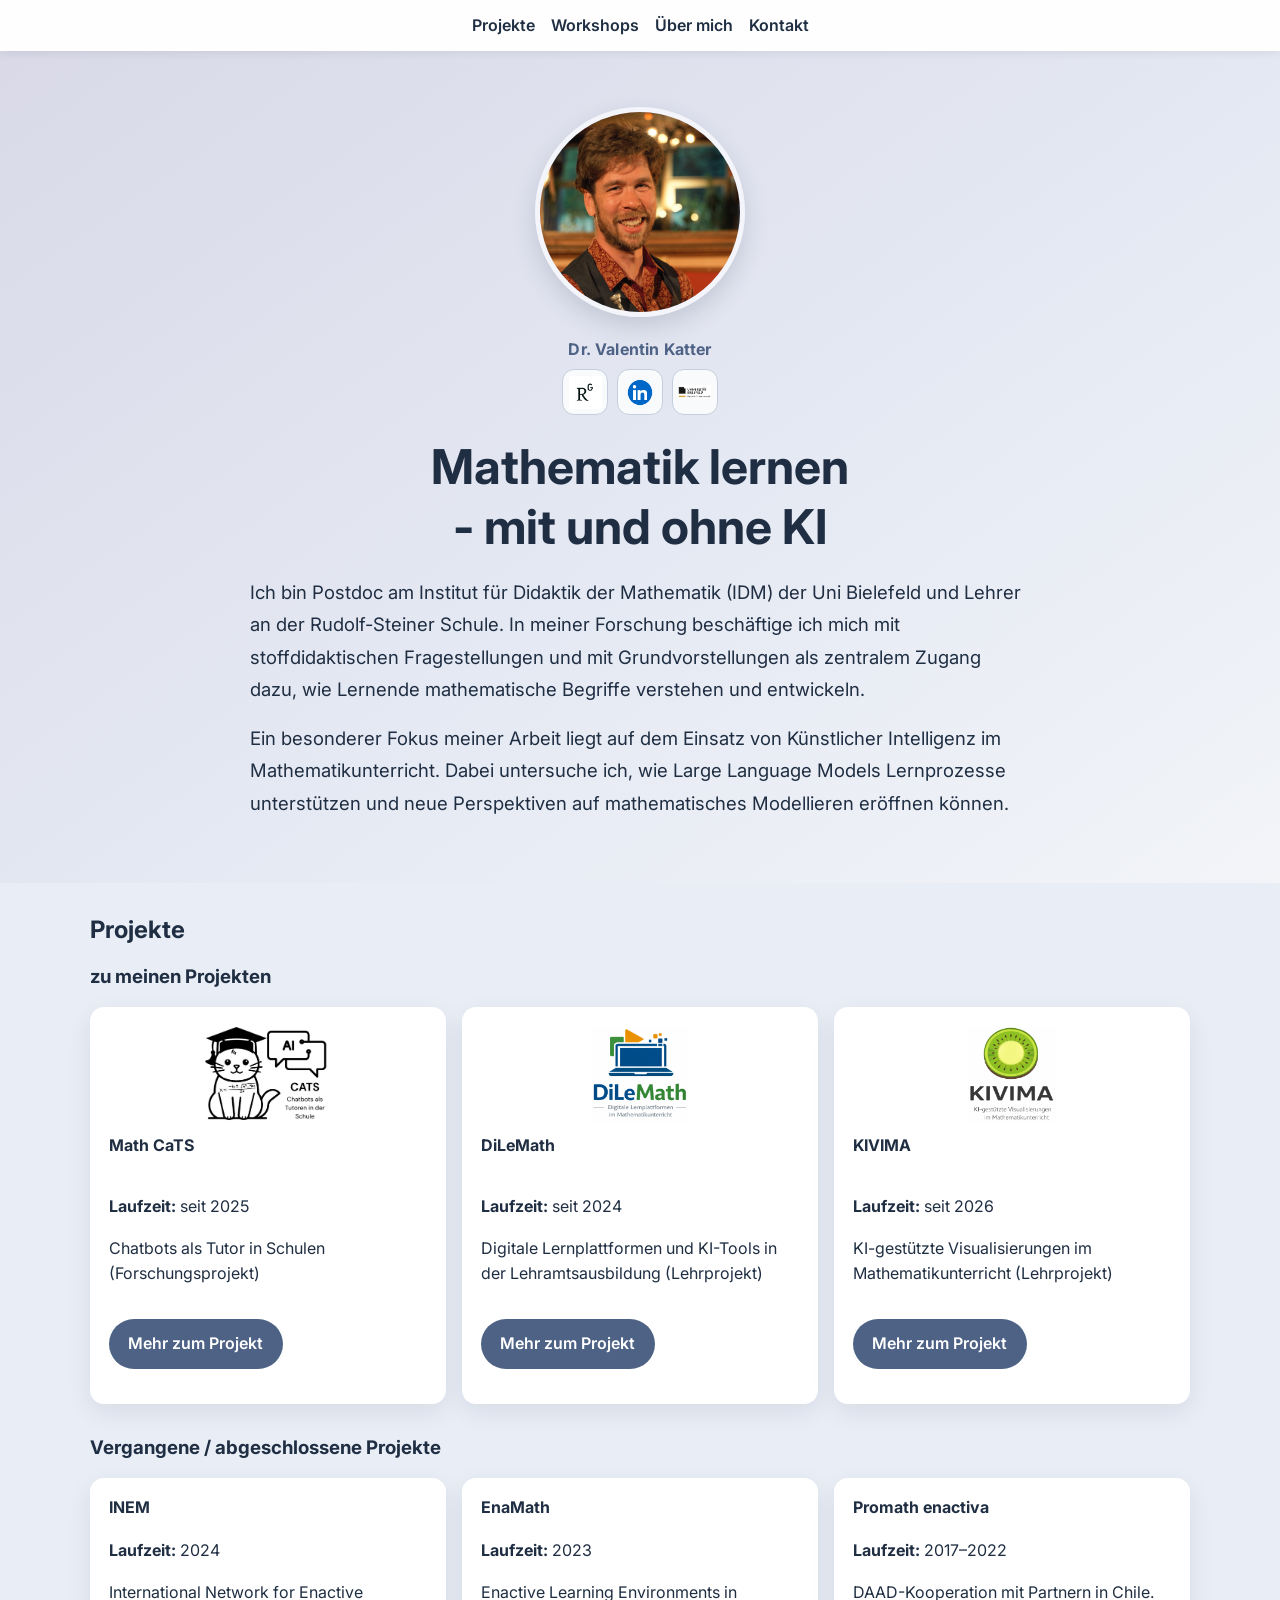
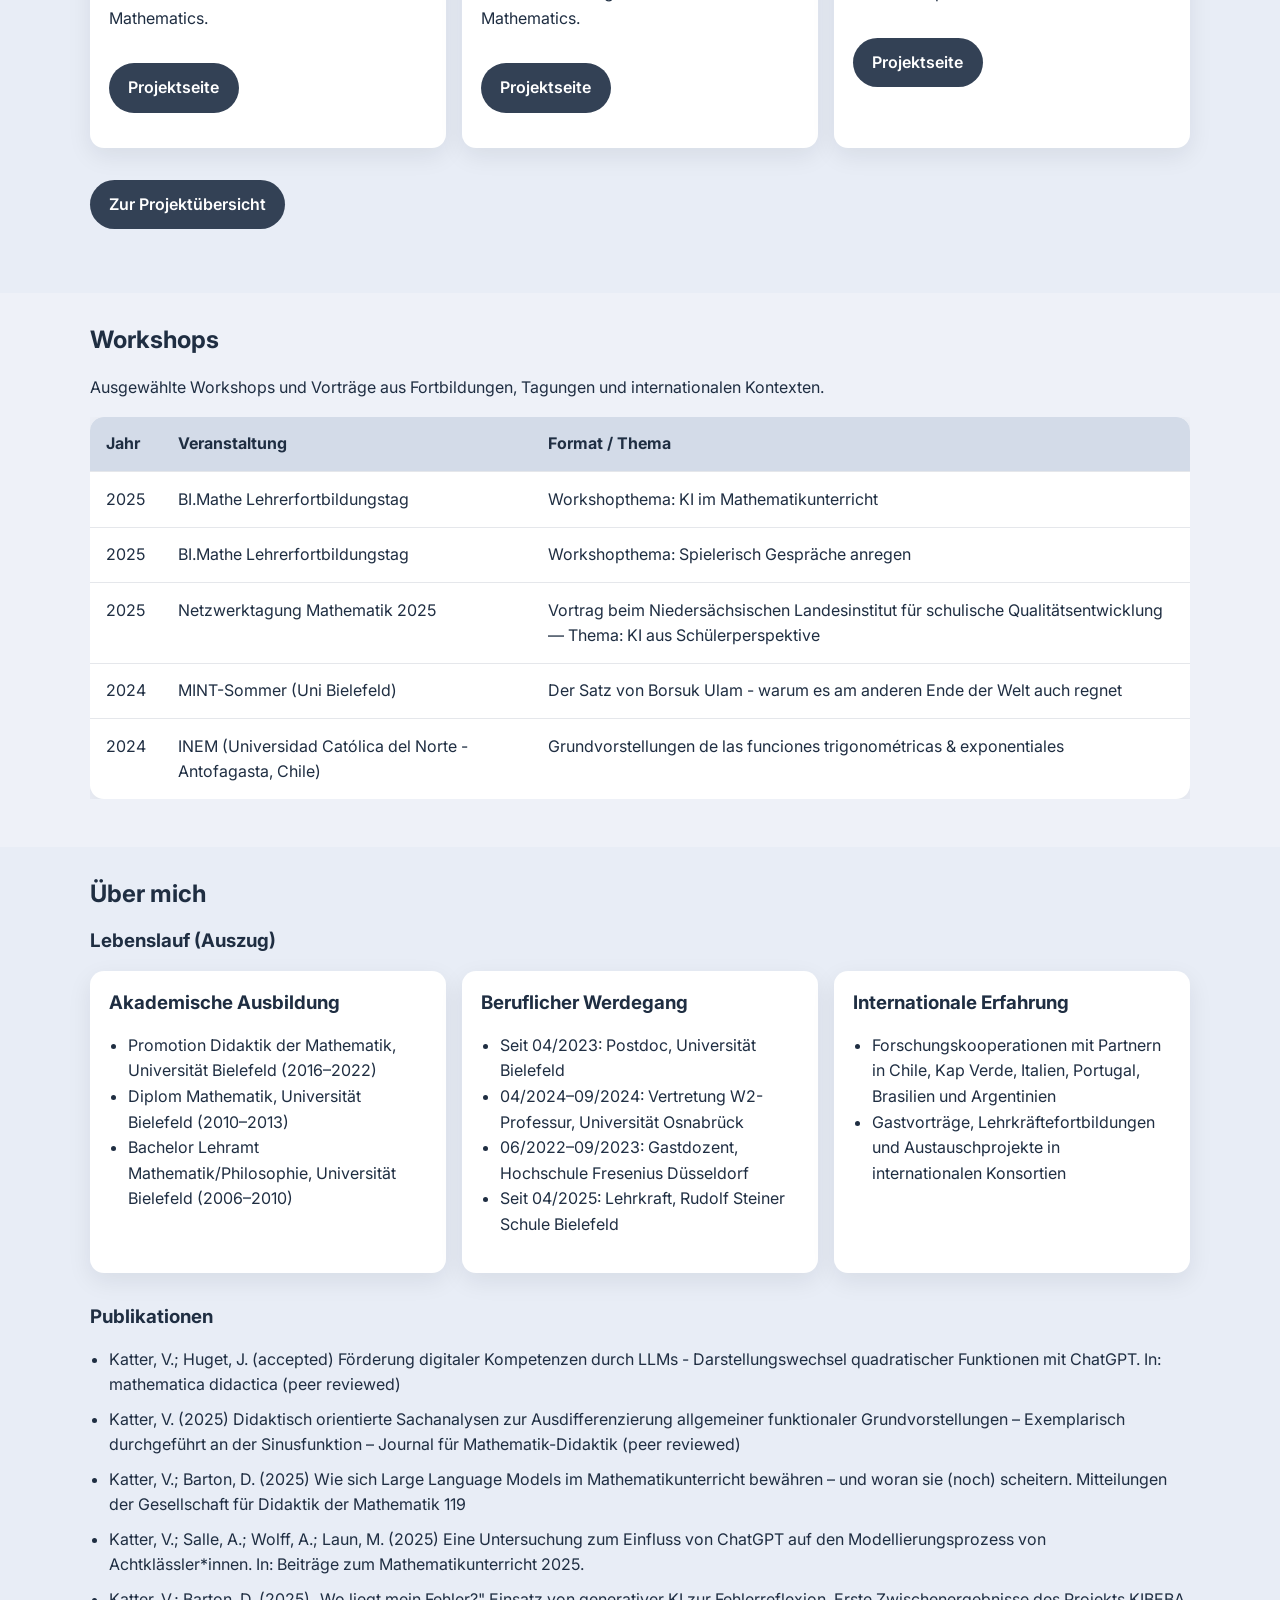
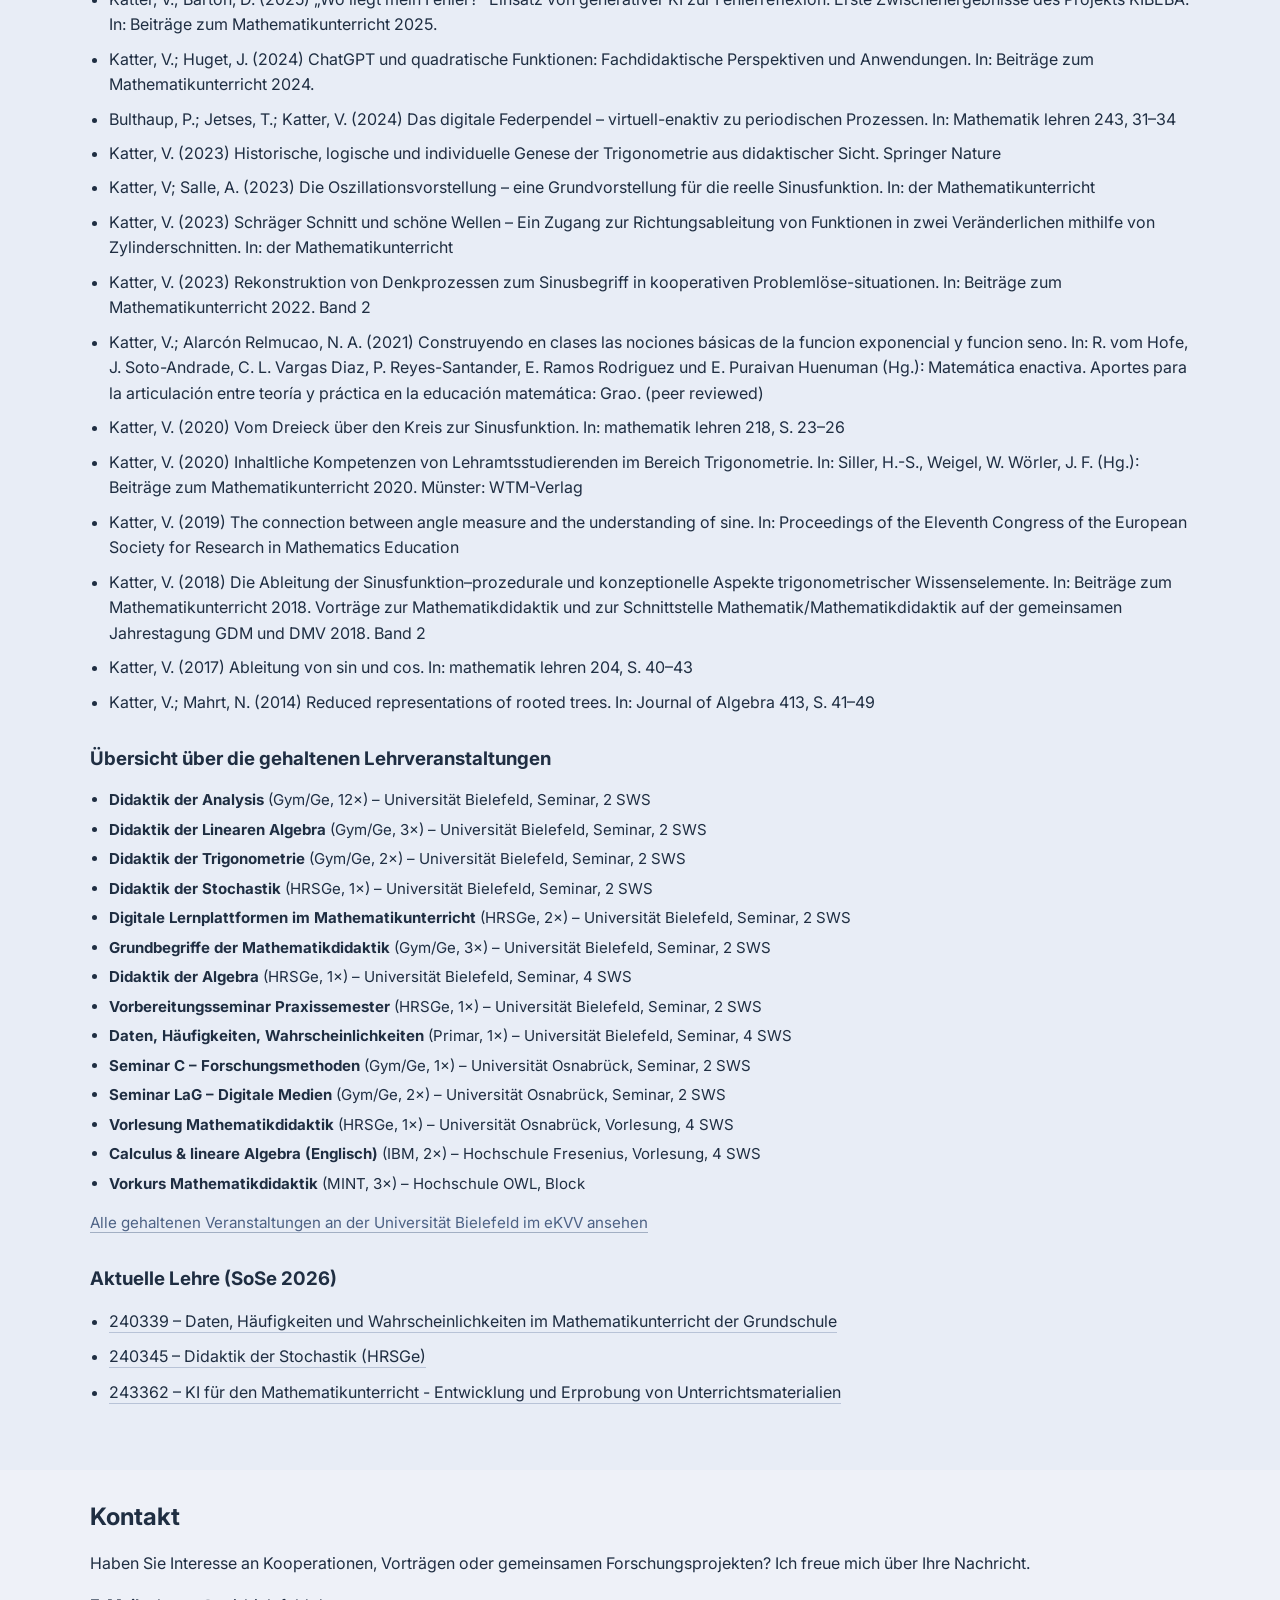
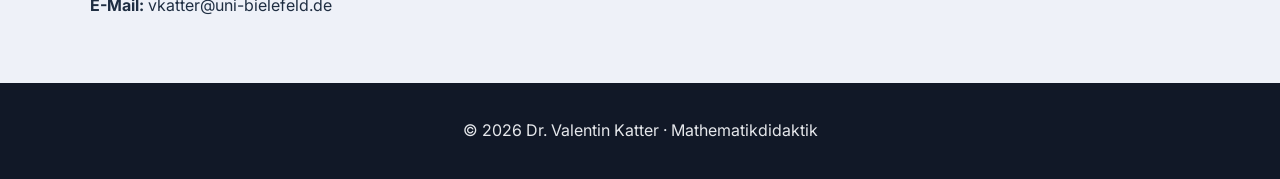
<file: index.html>
<!DOCTYPE html>
<html lang="de">
  <head>
    <meta charset="UTF-8" />
    <meta name="viewport" content="width=device-width, initial-scale=1.0" />
    <title>Dr. Valentin Katter | Mathematikdidaktik</title>
    <link rel="icon" type="image/svg+xml" href="favicon-zeta.svg" />
    <link rel="preconnect" href="https://fonts.googleapis.com" />
    <link rel="preconnect" href="https://fonts.gstatic.com" crossorigin />
    <link
      href="https://fonts.googleapis.com/css2?family=Inter:wght@400;600;700&display=swap"
      rel="stylesheet"
    />
    <link rel="stylesheet" href="styles.css" />
  </head>
  <body>
    <header class="site-header">
      <div class="container nav-wrap">
        <nav>
          <ul class="nav-links">
            <li><a href="#projekte-title">Projekte</a></li>
            <li><a href="#workshops-title">Workshops</a></li>
            <li><a href="#ueber-mich-title">Über mich</a></li>
            <li><a href="#kontakt-title">Kontakt</a></li>
          </ul>
        </nav>
      </div>
    </header>

    <main>
      <section class="hero">
        <div class="container hero-intro">
          <img
            class="portrait"
            src="images/Valentin_Katter_Kozma.png"
            alt="Portrait von Dr. Valentin Katter"
          />
          <p class="tag">Dr. Valentin Katter</p>
          <div class="social-links" aria-label="Social Links">
            <a
              class="social-btn"
              href="https://www.researchgate.net/profile/Valentin-Katter"
              target="_blank"
              rel="noopener noreferrer"
              aria-label="ResearchGate Profil"
            >
              <img class="social-icon" src="images/Researchgate.png" alt="" />
            </a>
            <a
              class="social-btn"
              href="https://www.linkedin.com/in/valentin-katter-74b142402/"
              target="_blank"
              rel="noopener noreferrer"
              aria-label="LinkedIn Profil"
            >
              <img class="social-icon" src="images/linkedin-logo.webp" alt="" />
            </a>
            <a
              class="social-btn"
              href="https://ekvv.uni-bielefeld.de/pers_publ/publ/PersonDetail.jsp?personId=78762114"
              target="_blank"
              rel="noopener noreferrer"
              aria-label="Uni Bielefeld eKVV Profil"
            >
              <img class="social-icon" src="images/Unilogo.png" alt="" />
            </a>
          </div>
          <h1>Mathematik lernen <br> - mit und ohne KI</h1>
          
          <div class="hero-text">
            <p>
              Ich bin Postdoc am Institut für Didaktik der Mathematik (IDM) der Uni Bielefeld und Lehrer an der Rudolf-Steiner Schule. In meiner Forschung beschäftige ich mich mit stoffdidaktischen Fragestellungen und mit Grundvorstellungen als zentralem Zugang dazu, wie Lernende mathematische Begriffe verstehen und entwickeln.
            </p>
            <p>
              Ein besonderer Fokus meiner Arbeit liegt auf dem Einsatz von Künstlicher Intelligenz im Mathematikunterricht. Dabei untersuche ich, wie Large Language Models Lernprozesse unterstützen und neue Perspektiven auf mathematisches Modellieren eröffnen können.
            </p>
          </div>
        </div>
      </section>

      <section id="projekte" class="section alt">
        <div class="container">
          <h2 id="projekte-title">Projekte</h2>
          <h3>zu meinen Projekten</h3>
          <div class="card-grid">
            <article class="card">
              <img class="project-logo" src="projects/Math_CaTS/CATS_Logo.jpg" alt="Math CaTS Logo" />
              <h4 class="project-title">Math CaTS</h4>
              <p><strong>Laufzeit:</strong> seit 2025 </p>
              <p>Chatbots als Tutor in Schulen (Forschungsprojekt)</p>
              <p><a class="btn" href="projects/math-cats.html">Mehr zum Projekt</a></p>
              </article>
            <article class="card">
              <img class="project-logo" src="projects/DiLeMath-Logo.png" alt="DiLeMath Logo" />
              <h4 class="project-title">DiLeMath</h4>
              <p><strong>Laufzeit:</strong> seit 2024</p>
              <p>Digitale Lernplattformen und KI-Tools in der Lehramtsausbildung (Lehrprojekt)</p>
              <p><a class="btn" href="projects/dilemath.html">Mehr zum Projekt</a></p>
            </article>
            <article class="card">
              <img class="project-logo kivima-logo" src="KIVIMA-Logo_new.png" alt="KIVIMA Logo" />
              <h4 class="project-title">KIVIMA</h4>
              <p><strong>Laufzeit:</strong> seit 2026</p>
              <p> KI-gestützte Visualisierungen im Mathematikunterricht (Lehrprojekt)</p>
              <p><a class="btn" href="projects/qf-visualisierung.html">Mehr zum Projekt</a></p>
            </article>
          </div>

          <h3 class="section-subtitle">Vergangene / abgeschlossene Projekte</h3>
          <div class="card-grid">
            <article class="card">
              <h4>INEM</h4>
              <p><strong>Laufzeit:</strong> 2024</p>
              <p>International Network for Enactive Mathematics.</p>
              <p><a class="btn btn-secondary" href="projects/inem.html">Projektseite</a></p>
            </article>
            <article class="card">
              <h4>EnaMath</h4>
              <p><strong>Laufzeit:</strong> 2023</p>
              <p>Enactive Learning Environments in Mathematics.</p>
              <p><a class="btn btn-secondary" href="projects/enamath.html">Projektseite</a></p>
            </article>
            <article class="card">
              <h4>Promath enactiva</h4>
              <p><strong>Laufzeit:</strong> 2017–2022</p>
              <p>DAAD-Kooperation mit Partnern in Chile.</p>
              <p><a class="btn btn-secondary" href="projects/promath-enactiva.html">Projektseite</a></p>
            </article>
          </div>
          <p><a class="btn btn-secondary" href="projects.html">Zur Projektübersicht</a></p>
        </div>
      </section>

      <section id="workshops" class="section">
        <div class="container">
          <h2 id="workshops-title">Workshops</h2>
          <p>
            Ausgewählte Workshops und Vorträge aus Fortbildungen, Tagungen und
            internationalen Kontexten.
          </p>
          <div class="table-wrap">
            <table class="cv-table" aria-label="Übersicht Workshops und Vorträge">
              <thead>
                <tr>
                  <th>Jahr</th>
                  <th>Veranstaltung</th>
                  <th>Format / Thema</th>
                </tr>
              </thead>
              <tbody>
                <tr>
                  <td>2025</td>
                  <td>BI.Mathe Lehrerfortbildungstag</td>
                  <td>Workshopthema: KI im Mathematikunterricht</td>
                </tr>
                <tr>
                  <td>2025</td>
                  <td>BI.Mathe Lehrerfortbildungstag</td>
                  <td>Workshopthema: Spielerisch Gespräche anregen</td>
                </tr>
                <tr>
                  <td>2025</td>
                  <td>Netzwerktagung Mathematik 2025</td>
                  <td>Vortrag beim Niedersächsischen Landesinstitut für schulische Qualitätsentwicklung — Thema: KI aus Schülerperspektive</td>
                </tr>
                <tr>
                  <td>2024</td>
                  <td>MINT-Sommer (Uni Bielefeld)</td>
                  <td>Der Satz von Borsuk Ulam - warum es am anderen Ende der Welt auch regnet</td>
                </tr>
                <tr>
                  <td>2024</td>
                  <td>INEM (Universidad Católica del Norte - Antofagasta, Chile)</td>
                  <td>Grundvorstellungen de las funciones trigonométricas &amp; exponentiales</td>
                </tr>
              </tbody>
            </table>
          </div>
        </div>
      </section>

      <section id="ueber-mich" class="section alt">
        <div class="container">
          <h2 id="ueber-mich-title">Über mich</h2>
          <h3>Lebenslauf (Auszug)</h3>
          <div class="card-grid">
            <article class="card">
              <h3>Akademische Ausbildung</h3>
              <ul class="list">
                <li>Promotion Didaktik der Mathematik, Universität Bielefeld (2016–2022)</li>
                <li>Diplom Mathematik, Universität Bielefeld (2010–2013)</li>
                <li>Bachelor Lehramt Mathematik/Philosophie, Universität Bielefeld (2006–2010)</li>
              </ul>
            </article>
            <article class="card">
              <h3>Beruflicher Werdegang</h3>
              <ul class="list">
                <li>Seit 04/2023: Postdoc, Universität Bielefeld</li>
                <li>04/2024–09/2024: Vertretung W2-Professur, Universität Osnabrück</li>
                <li>06/2022–09/2023: Gastdozent, Hochschule Fresenius Düsseldorf</li>
                <li>Seit 04/2025: Lehrkraft, Rudolf Steiner Schule Bielefeld</li>
              </ul>
            </article>
            <article class="card">
              <h3>Internationale Erfahrung</h3>
              <ul class="list">
                <li>Forschungskooperationen mit Partnern in Chile, Kap Verde, Italien, Portugal, Brasilien und Argentinien</li>
                <li>Gastvorträge, Lehrkräftefortbildungen und Austauschprojekte in internationalen Konsortien</li>
              </ul>
            </article>
          </div>
          <h3 class="section-subtitle">Publikationen</h3>
          <ul class="list publication-list">
            <li>Katter, V.; Huget, J. (accepted) Förderung digitaler Kompetenzen durch LLMs - Darstellungswechsel quadratischer Funktionen mit ChatGPT. In: mathematica didactica (peer reviewed)</li>
            <li>Katter, V. (2025) Didaktisch orientierte Sachanalysen zur Ausdifferenzierung allgemeiner funktionaler Grundvorstellungen – Exemplarisch durchgeführt an der Sinusfunktion – Journal für Mathematik-Didaktik (peer reviewed)</li>
            <li>Katter, V.; Barton, D. (2025) Wie sich Large Language Models im Mathematikunterricht bewähren – und woran sie (noch) scheitern. Mitteilungen der Gesellschaft für Didaktik der Mathematik 119</li>
            <li>Katter, V.; Salle, A.; Wolff, A.; Laun, M. (2025) Eine Untersuchung zum Einfluss von ChatGPT auf den Modellierungsprozess von Achtklässler*innen. In: Beiträge zum Mathematikunterricht 2025.</li>
            <li>Katter, V.; Barton, D. (2025) „Wo liegt mein Fehler?" Einsatz von generativer KI zur Fehlerreflexion. Erste Zwischenergebnisse des Projekts KIBEBA. In: Beiträge zum Mathematikunterricht 2025.</li>
            <li>Katter, V.; Huget, J. (2024) ChatGPT und quadratische Funktionen: Fachdidaktische Perspektiven und Anwendungen. In: Beiträge zum Mathematikunterricht 2024.</li>
            <li>Bulthaup, P.; Jetses, T.; Katter, V. (2024) Das digitale Federpendel – virtuell-enaktiv zu periodischen Prozessen. In: Mathematik lehren 243, 31–34</li>
            <li>Katter, V. (2023) Historische, logische und individuelle Genese der Trigonometrie aus didaktischer Sicht. Springer Nature</li>
            <li>Katter, V; Salle, A. (2023) Die Oszillationsvorstellung – eine Grundvorstellung für die reelle Sinusfunktion. In: der Mathematikunterricht</li>
            <li>Katter, V. (2023) Schräger Schnitt und schöne Wellen – Ein Zugang zur Richtungsableitung von Funktionen in zwei Veränderlichen mithilfe von Zylinderschnitten. In: der Mathematikunterricht</li>
            <li>Katter, V. (2023) Rekonstruktion von Denkprozessen zum Sinusbegriff in kooperativen Problemlöse-situationen. In: Beiträge zum Mathematikunterricht 2022. Band 2</li>
            <li>Katter, V.; Alarcón Relmucao, N. A. (2021) Construyendo en clases las nociones básicas de la funcion exponencial y funcion seno. In: R. vom Hofe, J. Soto-Andrade, C. L. Vargas Diaz, P. Reyes-Santander, E. Ramos Rodriguez und E. Puraivan Huenuman (Hg.): Matemática enactiva. Aportes para la articulación entre teoría y práctica en la educación matemática: Grao. (peer reviewed)</li>
            <li>Katter, V. (2020) Vom Dreieck über den Kreis zur Sinusfunktion. In: mathematik lehren 218, S. 23–26</li>
            <li>Katter, V. (2020) Inhaltliche Kompetenzen von Lehramtsstudierenden im Bereich Trigonometrie. In: Siller, H.-S., Weigel, W. Wörler, J. F. (Hg.): Beiträge zum Mathematikunterricht 2020. Münster: WTM-Verlag</li>
            <li>Katter, V. (2019) The connection between angle measure and the understanding of sine. In: Proceedings of the Eleventh Congress of the European Society for Research in Mathematics Education</li>
            <li>Katter, V. (2018) Die Ableitung der Sinusfunktion–prozedurale und konzeptionelle Aspekte trigonometrischer Wissenselemente. In: Beiträge zum Mathematikunterricht 2018. Vorträge zur Mathematikdidaktik und zur Schnittstelle Mathematik/Mathematikdidaktik auf der gemeinsamen Jahrestagung GDM und DMV 2018. Band 2</li>
            <li>Katter, V. (2017) Ableitung von sin und cos. In: mathematik lehren 204, S. 40–43</li>
            <li>Katter, V.; Mahrt, N. (2014) Reduced representations of rooted trees. In: Journal of Algebra 413, S. 41–49</li>
          </ul>
          <h3 id="lehrveranstaltungen-title" class="section-subtitle">Übersicht über die gehaltenen Lehrveranstaltungen</h3>
          <ul class="list teaching-overview-list">
            <li><strong>Didaktik der Analysis</strong> (Gym/Ge, 12×) – Universität Bielefeld, Seminar, 2 SWS</li>
            <li><strong>Didaktik der Linearen Algebra</strong> (Gym/Ge, 3×) – Universität Bielefeld, Seminar, 2 SWS</li>
            <li><strong>Didaktik der Trigonometrie</strong> (Gym/Ge, 2×) – Universität Bielefeld, Seminar, 2 SWS</li>
            <li><strong>Didaktik der Stochastik</strong> (HRSGe, 1×) – Universität Bielefeld, Seminar, 2 SWS</li>
            <li><strong>Digitale Lernplattformen im Mathematikunterricht</strong> (HRSGe, 2×) – Universität Bielefeld, Seminar, 2 SWS</li>
            <li><strong>Grundbegriffe der Mathematikdidaktik</strong> (Gym/Ge, 3×) – Universität Bielefeld, Seminar, 2 SWS</li>
            <li><strong>Didaktik der Algebra</strong> (HRSGe, 1×) – Universität Bielefeld, Seminar, 4 SWS</li>
            <li><strong>Vorbereitungsseminar Praxissemester</strong> (HRSGe, 1×) – Universität Bielefeld, Seminar, 2 SWS</li>
            <li><strong>Daten, Häufigkeiten, Wahrscheinlichkeiten</strong> (Primar, 1×) – Universität Bielefeld, Seminar, 4 SWS</li>
            <li><strong>Seminar C – Forschungsmethoden</strong> (Gym/Ge, 1×) – Universität Osnabrück, Seminar, 2 SWS</li>
            <li><strong>Seminar LaG – Digitale Medien</strong> (Gym/Ge, 2×) – Universität Osnabrück, Seminar, 2 SWS</li>
            <li><strong>Vorlesung Mathematikdidaktik</strong> (HRSGe, 1×) – Universität Osnabrück, Vorlesung, 4 SWS</li>
            <li><strong>Calculus &amp; lineare Algebra (Englisch)</strong> (IBM, 2×) – Hochschule Fresenius, Vorlesung, 4 SWS</li>
            <li><strong>Vorkurs Mathematikdidaktik</strong> (MINT, 3×) – Hochschule OWL, Block</li>
          </ul>
          <p class="ekvv-overview-link">
            <a href="https://ekvv.uni-bielefeld.de/kvv_publ/publ/Lehrende_Veranstaltungen.jsp?personId=78762114" target="_blank" rel="noopener noreferrer">
              Alle gehaltenen Veranstaltungen an der Universität Bielefeld im eKVV ansehen
            </a>
          </p>
          <h3 class="section-subtitle">Aktuelle Lehre (SoSe 2026)</h3>
          <ul class="list current-teaching-list">
            <li>
              <a href="https://ekvv.uni-bielefeld.de/kvv_publ/publ/vd?id=651846566" target="_blank" rel="noopener noreferrer">
                240339 – Daten, Häufigkeiten und Wahrscheinlichkeiten im Mathematikunterricht der Grundschule
              </a>
            </li>
            <li>
              <a href="https://ekvv.uni-bielefeld.de/kvv_publ/publ/vd?id=651846781" target="_blank" rel="noopener noreferrer">
                240345 – Didaktik der Stochastik (HRSGe)
              </a>
            </li>
            <li>
              <a href="https://ekvv.uni-bielefeld.de/kvv_publ/publ/vd?id=671633134" target="_blank" rel="noopener noreferrer">
                243362 – KI für den Mathematikunterricht - Entwicklung und Erprobung von Unterrichtsmaterialien
              </a>
            </li>
          </ul>
        </div>
      </section>

      <section id="kontakt" class="section">
        <div class="container">
          <h2 id="kontakt-title">Kontakt</h2>
          <p>
            Haben Sie Interesse an Kooperationen, Vorträgen oder gemeinsamen
            Forschungsprojekten? Ich freue mich über Ihre Nachricht.
          </p>
          <p><strong>E-Mail:</strong> vkatter@uni-bielefeld.de</p>
        </div>
      </section>
    </main>

    <footer class="site-footer">
      <div class="container">
        <p>© 2026 Dr. Valentin Katter · Mathematikdidaktik</p>
      </div>
    </footer>
  </body>
</html>
</file>
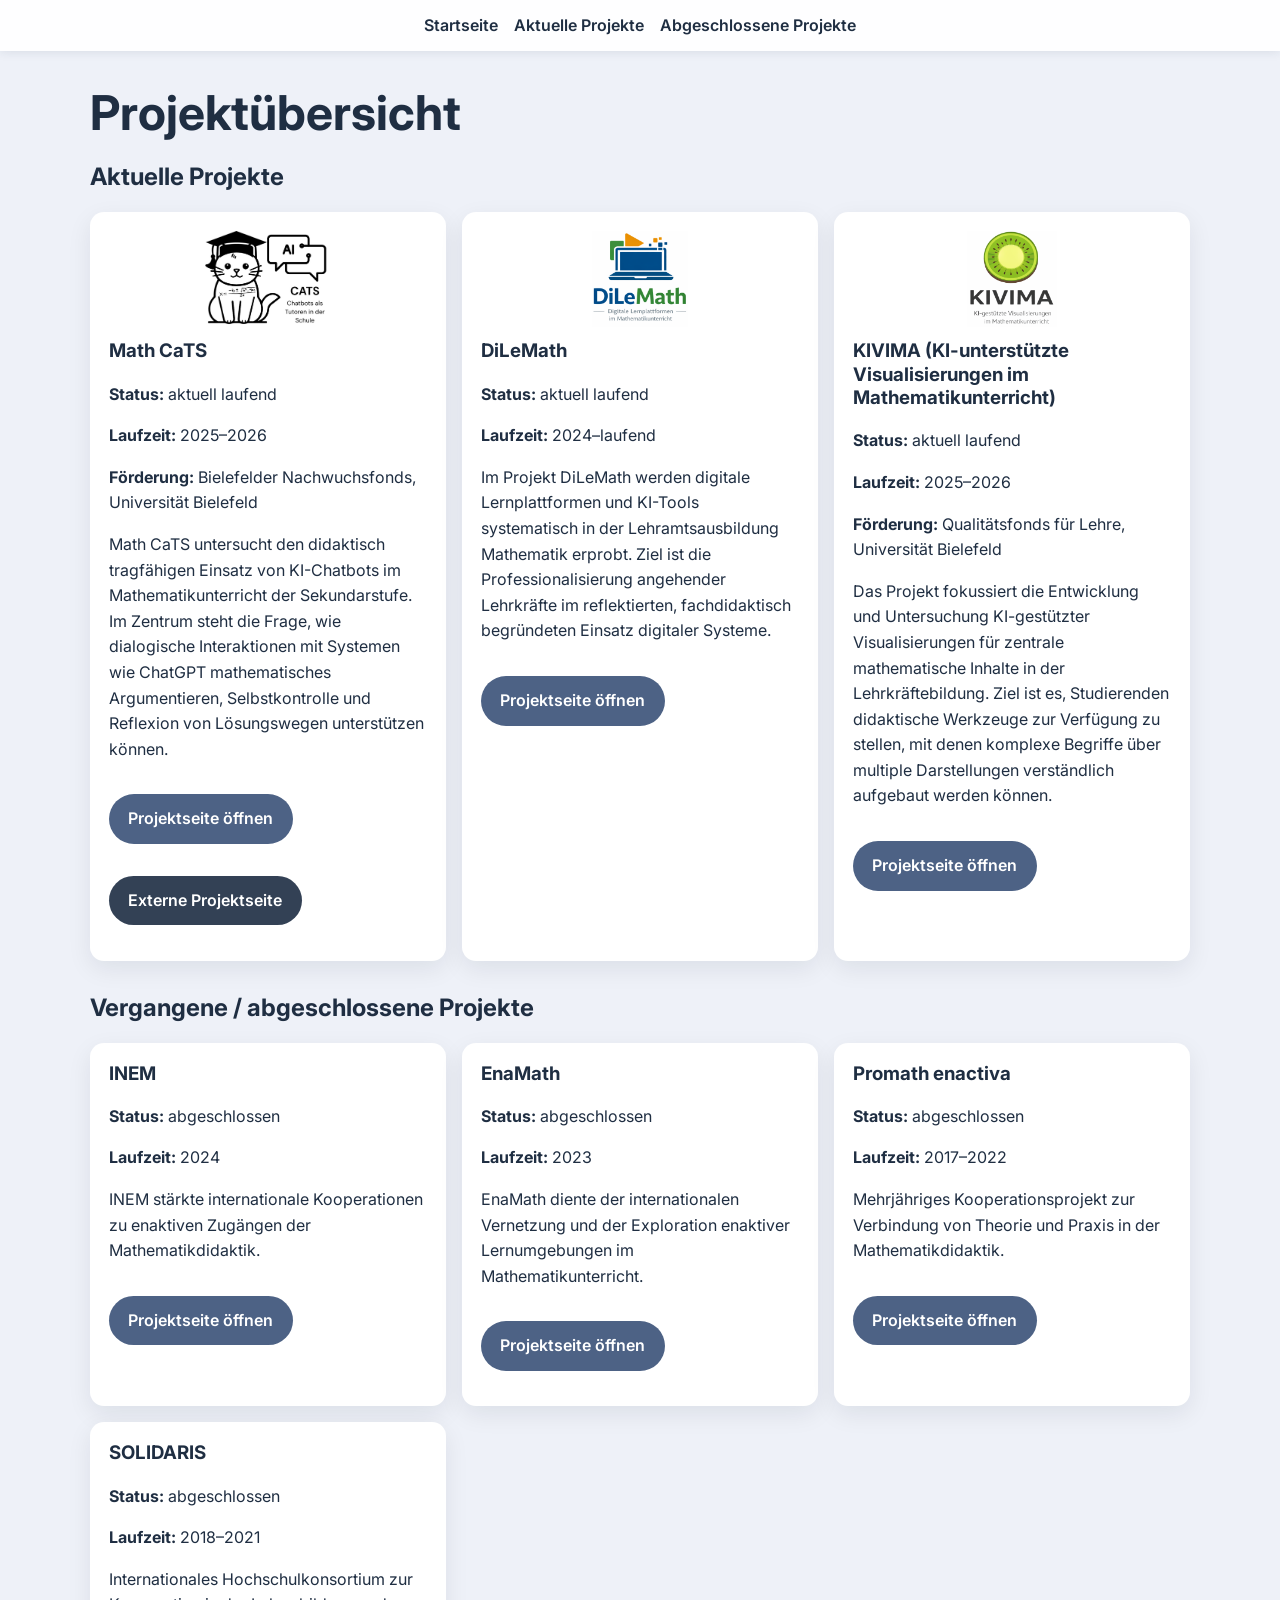
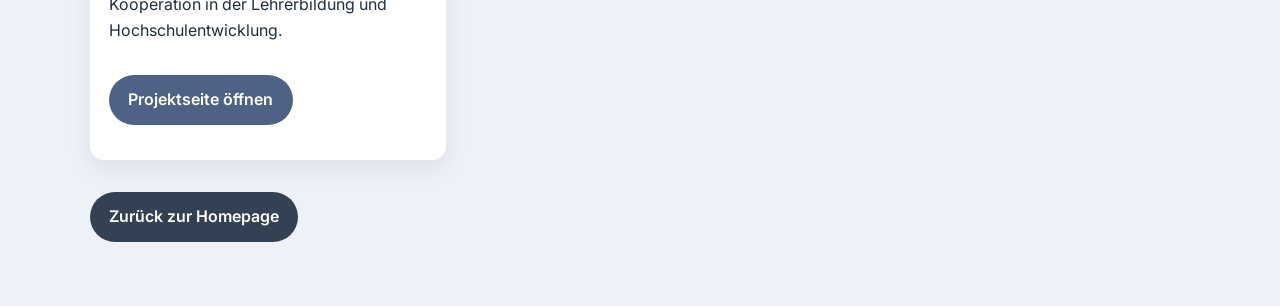
<file: projects.html>
<!DOCTYPE html>
<html lang="de">
  <head>
    <meta charset="UTF-8" />
    <meta name="viewport" content="width=device-width, initial-scale=1.0" />
    <title>Projektübersicht | Dr. Valentin Katter</title>
    <link rel="icon" type="image/svg+xml" href="favicon-zeta.svg" />
    <link rel="preconnect" href="https://fonts.googleapis.com" />
    <link rel="preconnect" href="https://fonts.gstatic.com" crossorigin />
    <link href="https://fonts.googleapis.com/css2?family=Inter:wght@400;600;700&display=swap" rel="stylesheet" />
    <link rel="stylesheet" href="styles.css" />
  </head>
  <body>
    <header class="site-header">
      <div class="container nav-wrap">
        <nav>
          <ul class="nav-links">
            <li><a href="index.html">Startseite</a></li>
            <li><a href="#aktuell">Aktuelle Projekte</a></li>
            <li><a href="#abgeschlossen">Abgeschlossene Projekte</a></li>
          </ul>
        </nav>
      </div>
    </header>

    <main class="section">
      <div class="container">
        <h1>Projektübersicht</h1>
        <h2 id="aktuell">Aktuelle Projekte</h2>
        <div class="card-grid">
            <article class="card">
              <img class="project-logo" src="projects/Math_CaTS/CATS_Logo.jpg" alt="Math CaTS Logo" />
              <h3>Math CaTS</h3>
              <p><strong>Status:</strong> aktuell laufend</p>
              <p><strong>Laufzeit:</strong> 2025–2026</p>
              <p><strong>Förderung:</strong> Bielefelder Nachwuchsfonds, Universität Bielefeld</p>
              <p>Math CaTS untersucht den didaktisch tragfähigen Einsatz von KI-Chatbots im Mathematikunterricht der Sekundarstufe. Im Zentrum steht die Frage, wie dialogische Interaktionen mit Systemen wie ChatGPT mathematisches Argumentieren, Selbstkontrolle und Reflexion von Lösungswegen unterstützen können.</p>
              <p><a class="btn" href="projects/math-cats.html">Projektseite öffnen</a></p>
              <p><a class="btn btn-secondary" href="https://www.uni-bielefeld.de/fakultaeten/psychologie/abteilung/arbeitseinheiten/16/projekte/laufende/cats/" target="_blank" rel="noopener noreferrer">Externe Projektseite</a></p>
            </article>

            <article class="card">
              <img class="project-logo" src="projects/DiLeMath-Logo.png" alt="DiLeMath Logo" />
              <h3>DiLeMath</h3>
              <p><strong>Status:</strong> aktuell laufend</p>
              <p><strong>Laufzeit:</strong> 2024–laufend</p>
              <p>Im Projekt DiLeMath werden digitale Lernplattformen und KI-Tools systematisch in der Lehramtsausbildung Mathematik erprobt. Ziel ist die Professionalisierung angehender Lehrkräfte im reflektierten, fachdidaktisch begründeten Einsatz digitaler Systeme.</p>
              <p><a class="btn" href="projects/dilemath.html">Projektseite öffnen</a></p>
            </article>

            <article class="card">
              <img class="project-logo kivima-logo" src="KIVIMA-Logo_new.png" alt="KIVIMA Logo" />
              <h3>KIVIMA (<strong>KI</strong>-unterstützte <strong>Vi</strong>sualisierungen im <strong>Ma</strong>thematikunterricht)</h3>
              <p><strong>Status:</strong> aktuell laufend</p>
              <p><strong>Laufzeit:</strong> 2025–2026</p>
              <p><strong>Förderung:</strong> Qualitätsfonds für Lehre, Universität Bielefeld</p>
              <p>Das Projekt fokussiert die Entwicklung und Untersuchung KI-gestützter Visualisierungen für zentrale mathematische Inhalte in der Lehrkräftebildung. Ziel ist es, Studierenden didaktische Werkzeuge zur Verfügung zu stellen, mit denen komplexe Begriffe über multiple Darstellungen verständlich aufgebaut werden können.</p>
              <p><a class="btn" href="projects/qf-visualisierung.html">Projektseite öffnen</a></p>
            </article>
        </div>

        <h2 id="abgeschlossen" class="section-subtitle">Vergangene / abgeschlossene Projekte</h2>
        <div class="card-grid">

            <article class="card">
              <h3>INEM</h3>
              <p><strong>Status:</strong> abgeschlossen</p>
              <p><strong>Laufzeit:</strong> 2024</p>
              <p>INEM stärkte internationale Kooperationen zu enaktiven Zugängen der Mathematikdidaktik.</p>
              <p><a class="btn" href="projects/inem.html">Projektseite öffnen</a></p>
            </article>

            <article class="card">
              <h3>EnaMath</h3>
              <p><strong>Status:</strong> abgeschlossen</p>
              <p><strong>Laufzeit:</strong> 2023</p>
              <p>EnaMath diente der internationalen Vernetzung und der Exploration enaktiver Lernumgebungen im Mathematikunterricht.</p>
              <p><a class="btn" href="projects/enamath.html">Projektseite öffnen</a></p>
            </article>

            <article class="card">
              <h3>Promath enactiva</h3>
              <p><strong>Status:</strong> abgeschlossen</p>
              <p><strong>Laufzeit:</strong> 2017–2022</p>
              <p>Mehrjähriges Kooperationsprojekt zur Verbindung von Theorie und Praxis in der Mathematikdidaktik.</p>
              <p><a class="btn" href="projects/promath-enactiva.html">Projektseite öffnen</a></p>
            </article>

            <article class="card">
              <h3>SOLIDARIS</h3>
              <p><strong>Status:</strong> abgeschlossen</p>
              <p><strong>Laufzeit:</strong> 2018–2021</p>
              <p>Internationales Hochschulkonsortium zur Kooperation in der Lehrerbildung und Hochschulentwicklung.</p>
              <p><a class="btn" href="projects/solidaris.html">Projektseite öffnen</a></p>
            </article>
        </div>
        <p><a class="btn btn-secondary" href="index.html#projekte">Zurück zur Homepage</a></p>
      </div>
    </main>
  </body>
</html>
</file>
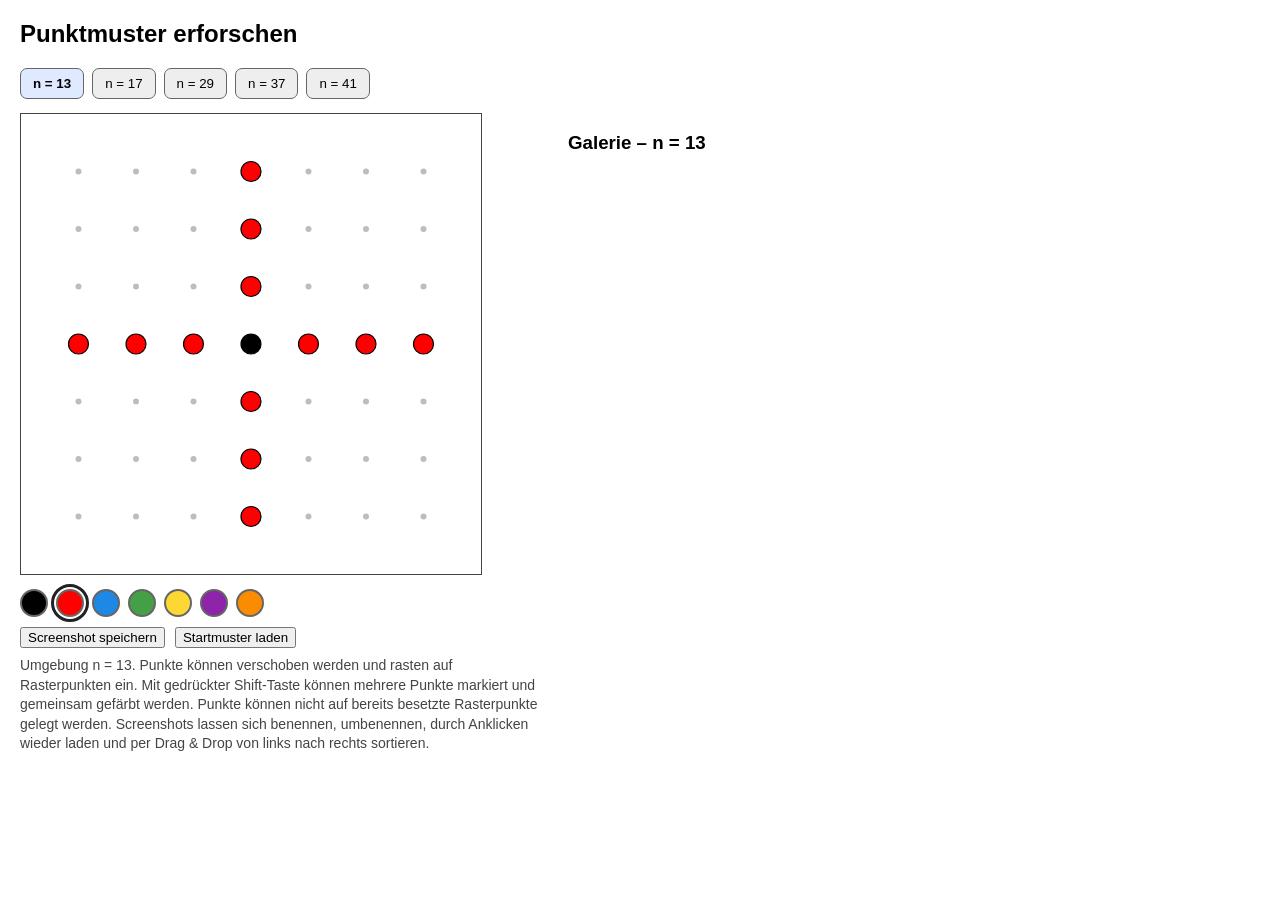
<file: Lernumgebung/punktmuster_lernumgebung_5_umgebungen_no_overlap_final.html>
<!DOCTYPE html>
<html lang="de">
<head>
<meta charset="UTF-8">
<meta name="viewport" content="width=device-width, initial-scale=1.0">
<title>Punktmuster Lernumgebung</title>
<style>
body{font-family:Arial,sans-serif;margin:20px}
h2{margin-top:0}
.topbar{display:flex;gap:8px;flex-wrap:wrap;margin-bottom:14px}
.env-btn{padding:7px 12px;border:1px solid #666;border-radius:7px;background:#eee;cursor:pointer}
.env-btn.active{background:#dfe9ff;font-weight:bold}
#container{display:flex;gap:28px;align-items:flex-start;flex-wrap:wrap}
canvas{border:1px solid #444;background:#fff;cursor:grab}
.palette{display:flex;gap:8px;flex-wrap:wrap;margin:10px 0}
.color-btn{width:28px;height:28px;border-radius:50%;border:2px solid #666;cursor:pointer;box-sizing:border-box}
.color-btn.active{outline:3px solid #222;outline-offset:2px}
.controls{margin-top:10px;display:flex;gap:10px;flex-wrap:wrap}
.info{font-size:14px;color:#444;max-width:520px;margin-top:8px;line-height:1.4}
.gallery{display:flex;flex-wrap:wrap;align-content:flex-start;gap:10px;width:640px;min-height:120px}
.thumb{width:140px;border:1px solid #aaa;border-radius:8px;padding:6px;background:#fafafa;box-sizing:border-box;cursor:grab}
.thumb.dragging{opacity:0.4}
.thumb.over-left,.thumb.over-right{outline:3px dashed #666;outline-offset:1px}
.thumb img{width:100%;border:1px solid #bbb;display:block;cursor:pointer;background:#fff}
.thumb-title{font-size:12px;margin-top:6px;min-height:30px;word-break:break-word}
.thumb-actions{display:flex;gap:6px;flex-wrap:wrap;margin-top:4px}
.small-btn{font-size:11px;padding:4px 6px;cursor:pointer}
.modal{position:fixed;inset:0;background:rgba(0,0,0,0.35);display:none;align-items:center;justify-content:center}
.modal-box{background:white;padding:18px;border-radius:12px;width:360px;box-shadow:0 8px 24px rgba(0,0,0,0.25)}
.formula{font-size:22px;margin:12px 0}
input.small{width:54px;font-size:18px;text-align:center}
@media (max-width:1200px){.gallery{width:100%}}
</style>
</head>
<body>
<h2>Punktmuster erforschen</h2>
<div class="topbar">
  <button class="env-btn active" id="btn-env13" onclick="switchEnv('env13')">n = 13</button>
  <button class="env-btn" id="btn-env17" onclick="switchEnv('env17')">n = 17</button>
  <button class="env-btn" id="btn-env29" onclick="switchEnv('env29')">n = 29</button>
  <button class="env-btn" id="btn-env37" onclick="switchEnv('env37')">n = 37</button>
  <button class="env-btn" id="btn-env41" onclick="switchEnv('env41')">n = 41</button>
</div>
<div id="container">
  <div>
    <canvas id="grid" width="460" height="460"></canvas>
    <div class="palette" id="palette"></div>
    <div class="controls">
      <button onclick="prepareScreenshot()">Screenshot speichern</button>
      <button onclick="resetEnv()">Startmuster laden</button>
    </div>
    <div class="info" id="infoText"></div>
  </div>
  <div>
    <h3 id="galleryTitle"></h3>
    <div class="gallery" id="gallery"></div>
  </div>
</div>
<div class="modal" id="modal">
  <div class="modal-box">
    <h3 id="modalTitle">Muster benennen</h3>
    <div class="formula">
      <input class="small" id="f1" inputmode="numeric"> + 4 * (
      <input class="small" id="f2" inputmode="numeric"> *
      <input class="small" id="f3" inputmode="numeric"> )
    </div>
    <div style="margin-top:10px; display:flex; gap:8px;">
      <button onclick="confirmName()">Speichern</button>
      <button onclick="closeModal()">Abbrechen</button>
    </div>
  </div>
</div>
<script>
const canvas=document.getElementById("grid");
const ctx=canvas.getContext("2d");
const colors=["#000000","#ff0000","#1e88e5","#43a047","#fdd835","#8e24aa","#fb8c00"];
const envMeta={env13:{n:13,arm:3,radius:3},env17:{n:17,arm:4,radius:4},env29:{n:29,arm:7,radius:7},env37:{n:37,arm:9,radius:9},env41:{n:41,arm:10,radius:10}};
const state={env:"env13",selected:[],activeColor:colors[1],renameIndex:null,pendingImage:null,env13:{points:[],gallery:[]},env17:{points:[],gallery:[]},env29:{points:[],gallery:[]},env37:{points:[],gallery:[]},env41:{points:[],gallery:[]}};
function deepClone(obj){return JSON.parse(JSON.stringify(obj));}
function cross(armLength){const pts=[{x:0,y:0,color:"#000000"}];for(let i=1;i<=armLength;i++){pts.push({x:0,y:i,color:"#ff0000"});pts.push({x:0,y:-i,color:"#ff0000"});pts.push({x:i,y:0,color:"#ff0000"});pts.push({x:-i,y:0,color:"#ff0000"});}return pts;}
function currentPoints(){return state[state.env].points;}
function currentGallery(){return state[state.env].gallery;}
function gridRadius(){return envMeta[state.env].radius;}
function spacing(){return canvas.width/(gridRadius()*2+2);}
function gridToPixel(v){return (v+gridRadius()+1)*spacing();}
function pixelToGrid(p){return Math.round(p/spacing())-(gridRadius()+1);}
function isOccupied(x,y,ignoredPoint=null){return currentPoints().some(p=>p!==ignoredPoint&&p.x===x&&p.y===y);}
function buildPalette(){const pal=document.getElementById("palette");pal.innerHTML="";colors.forEach(c=>{const b=document.createElement("button");b.className="color-btn";b.style.background=c;if(c===state.activeColor)b.classList.add("active");b.onclick=()=>{state.activeColor=c;document.querySelectorAll(".color-btn").forEach(x=>x.classList.remove("active"));b.classList.add("active");state.selected.forEach(p=>p.color=c);draw();};pal.appendChild(b);});}
function updateTexts(){const n=envMeta[state.env].n;document.getElementById("galleryTitle").textContent="Galerie – n = "+n;document.getElementById("infoText").textContent="Umgebung n = "+n+". Punkte können verschoben werden und rasten auf Rasterpunkten ein. Mit gedrückter Shift-Taste können mehrere Punkte markiert und gemeinsam gefärbt werden. Punkte können nicht auf bereits besetzte Rasterpunkte gelegt werden. Screenshots lassen sich benennen, umbenennen, durch Anklicken wieder laden und per Drag & Drop von links nach rechts sortieren.";document.querySelectorAll(".env-btn").forEach(btn=>btn.classList.remove("active"));document.getElementById("btn-"+state.env).classList.add("active");}
function draw(){ctx.clearRect(0,0,canvas.width,canvas.height);const r=gridRadius();ctx.fillStyle="#bdbdbd";for(let x=-r;x<=r;x++){for(let y=-r;y<=r;y++){ctx.beginPath();ctx.arc(gridToPixel(x),gridToPixel(y),3,0,Math.PI*2);ctx.fill();}}for(const p of currentPoints()){ctx.beginPath();ctx.arc(gridToPixel(p.x),gridToPixel(p.y),10,0,Math.PI*2);ctx.fillStyle=p.color;ctx.fill();ctx.strokeStyle="#000";ctx.lineWidth=1.2;ctx.stroke();if(state.selected.includes(p)){ctx.beginPath();ctx.arc(gridToPixel(p.x),gridToPixel(p.y),14,0,Math.PI*2);ctx.strokeStyle="#222";ctx.lineWidth=2.2;ctx.stroke();}}}
function pointAt(x,y){for(const p of currentPoints()){const dx=gridToPixel(p.x)-x;const dy=gridToPixel(p.y)-y;if(Math.sqrt(dx*dx+dy*dy)<12)return p;}return null;}
let dragPoint=null;
canvas.addEventListener("mousedown",e=>{const rect=canvas.getBoundingClientRect();const x=e.clientX-rect.left;const y=e.clientY-rect.top;const p=pointAt(x,y);dragPoint=p;if(e.shiftKey){if(p){if(state.selected.includes(p)){state.selected=state.selected.filter(q=>q!==p);}else{state.selected.push(p);}}}else{state.selected=p?[p]:[];}draw();});
canvas.addEventListener("mousemove",e=>{if(!dragPoint||e.buttons!==1)return;const rect=canvas.getBoundingClientRect();const x=e.clientX-rect.left;const y=e.clientY-rect.top;const gx=pixelToGrid(x);const gy=pixelToGrid(y);if(Math.abs(gx)<=gridRadius()&&Math.abs(gy)<=gridRadius()&&!isOccupied(gx,gy,dragPoint)){dragPoint.x=gx;dragPoint.y=gy;draw();}});
canvas.addEventListener("mouseup",()=>{dragPoint=null;});
canvas.addEventListener("mouseleave",()=>{dragPoint=null;});
function switchEnv(env){state.env=env;state.selected=[];state.renameIndex=null;updateTexts();renderGallery();draw();}
function resetEnv(){state[state.env].points=cross(envMeta[state.env].arm);state.selected=[];draw();}
function prepareScreenshot(){state.pendingImage=canvas.toDataURL("image/png");state.renameIndex=null;document.getElementById("modalTitle").textContent="Muster benennen";document.getElementById("f1").value="";document.getElementById("f2").value="";document.getElementById("f3").value="";document.getElementById("modal").style.display="flex";}
function renameScreenshot(index){state.renameIndex=index;document.getElementById("modalTitle").textContent="Screenshot umbenennen";const title=currentGallery()[index].title||"";const m=title.match(/^\s*(.*?)\s*\+\s*4\s*\*\s*\(\s*(.*?)\s*\*\s*(.*?)\s*\)\s*$/);document.getElementById("f1").value=m?m[1]:"";document.getElementById("f2").value=m?m[2]:"";document.getElementById("f3").value=m?m[3]:"";document.getElementById("modal").style.display="flex";}
function closeModal(){document.getElementById("modal").style.display="none";}
function confirmName(){const a=document.getElementById("f1").value.trim();const b=document.getElementById("f2").value.trim();const c=document.getElementById("f3").value.trim();const title=a+" + 4 * ("+b+" * "+c+")";if(state.renameIndex!==null){currentGallery()[state.renameIndex].title=title;}else{currentGallery().push({id:(crypto.randomUUID?crypto.randomUUID():String(Date.now()+Math.random())),title:title,image:state.pendingImage,config:deepClone(currentPoints())});}closeModal();renderGallery();}
function loadScreenshot(index){state[state.env].points=deepClone(currentGallery()[index].config);state.selected=[];draw();}
function deleteScreenshot(index){currentGallery().splice(index,1);renderGallery();}
function moveGalleryItem(fromId,toId,before){const gal=currentGallery();const fromIndex=gal.findIndex(x=>x.id===fromId);const toIndex=gal.findIndex(x=>x.id===toId);if(fromIndex<0||toIndex<0||fromIndex===toIndex)return;const [item]=gal.splice(fromIndex,1);let insertIndex=gal.findIndex(x=>x.id===toId);if(!before)insertIndex+=1;gal.splice(insertIndex,0,item);renderGallery();}
function clearDragMarkers(){document.querySelectorAll(".thumb").forEach(el=>{el.classList.remove("over-left");el.classList.remove("over-right");});}
function renderGallery(){const g=document.getElementById("gallery");g.innerHTML="";currentGallery().forEach((item,index)=>{const card=document.createElement("div");card.className="thumb";card.draggable=true;card.dataset.id=item.id;card.addEventListener("dragstart",()=>{card.classList.add("dragging");});card.addEventListener("dragend",()=>{card.classList.remove("dragging");clearDragMarkers();});card.addEventListener("dragover",e=>{e.preventDefault();const dragging=document.querySelector(".thumb.dragging");if(!dragging||dragging===card)return;clearDragMarkers();const rect=card.getBoundingClientRect();const before=(e.clientX-rect.left)<rect.width/2;card.classList.add(before?"over-left":"over-right");});card.addEventListener("dragleave",()=>{card.classList.remove("over-left","over-right");});card.addEventListener("drop",e=>{e.preventDefault();const dragging=document.querySelector(".thumb.dragging");if(!dragging||dragging===card)return;const rect=card.getBoundingClientRect();const before=(e.clientX-rect.left)<rect.width/2;clearDragMarkers();moveGalleryItem(dragging.dataset.id,card.dataset.id,before);});const img=document.createElement("img");img.src=item.image;img.alt=item.title;img.title="Klicken zum Laden";img.onclick=()=>loadScreenshot(index);const title=document.createElement("div");title.className="thumb-title";title.textContent=item.title;const actions=document.createElement("div");actions.className="thumb-actions";const renameBtn=document.createElement("button");renameBtn.className="small-btn";renameBtn.textContent="umbenennen";renameBtn.onclick=()=>renameScreenshot(index);const deleteBtn=document.createElement("button");deleteBtn.className="small-btn";deleteBtn.textContent="löschen";deleteBtn.onclick=()=>deleteScreenshot(index);actions.appendChild(renameBtn);actions.appendChild(deleteBtn);card.appendChild(img);card.appendChild(title);card.appendChild(actions);g.appendChild(card);});}
function init(){for(const key of Object.keys(envMeta)){state[key].points=cross(envMeta[key].arm);}buildPalette();updateTexts();renderGallery();draw();}
init();
</script>
</body>
</html>
</file>
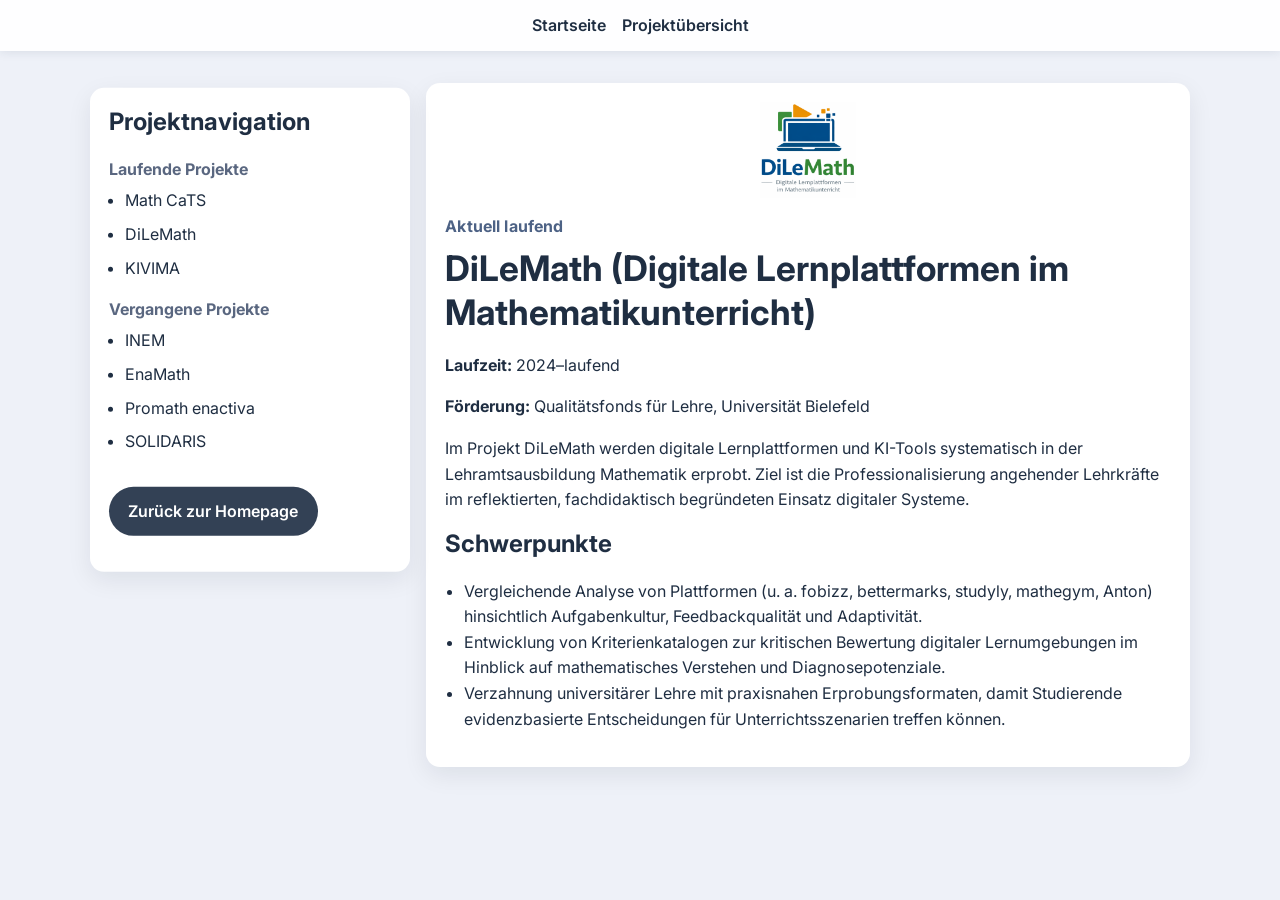
<file: projects/dilemath.html>
<!DOCTYPE html>
<html lang="de">
  <head>
    <meta charset="UTF-8" />
    <meta name="viewport" content="width=device-width, initial-scale=1.0" />
    <title>DiLeMath (Digitale Lernplattformen im Mathematikunterricht) | Dr. Valentin Katter</title>
    <link rel="icon" type="image/svg+xml" href="../favicon-zeta.svg" />
    <link rel="preconnect" href="https://fonts.googleapis.com" />
    <link rel="preconnect" href="https://fonts.gstatic.com" crossorigin />
    <link href="https://fonts.googleapis.com/css2?family=Inter:wght@400;600;700&display=swap" rel="stylesheet" />
    <link rel="stylesheet" href="../styles.css" />
  </head>
  <body>
    <header class="site-header">
      <div class="container nav-wrap">
        <nav>
          <ul class="nav-links">
            <li><a href="../index.html">Startseite</a></li>
            <li><a href="../projects.html">Projektübersicht</a></li>
          </ul>
        </nav>
      </div>
    </header>

    <main class="section">
      <div class="container project-layout">
        <aside class="project-sidebar card">
          <h2>Projektnavigation</h2>
          <p class="sidebar-heading">Laufende Projekte</p>
          <ul class="list compact-list">
            <li><a href="math-cats.html">Math CaTS</a></li>
            <li><a href="dilemath.html">DiLeMath</a></li>
            <li><a href="qf-visualisierung.html">KIVIMA</a></li>
          </ul>
          <p class="sidebar-heading">Vergangene Projekte</p>
          <ul class="list compact-list">
            <li><a href="inem.html">INEM</a></li>
            <li><a href="enamath.html">EnaMath</a></li>
            <li><a href="promath-enactiva.html">Promath enactiva</a></li>
            <li><a href="solidaris.html">SOLIDARIS</a></li>
          </ul>
          <p><a class="btn btn-secondary" href="../index.html#projekte">Zurück zur Homepage</a></p>
        </aside>

        <article class="card project-content">
          <img class="project-logo project-logo-large" src="DiLeMath-Logo.png" alt="DiLeMath Logo" />
          <p class="tag">Aktuell laufend</p>
          <h1>DiLeMath (Digitale Lernplattformen im Mathematikunterricht)</h1>
          <p><strong>Laufzeit:</strong> 2024–laufend</p>
          <p><strong>Förderung:</strong> Qualitätsfonds für Lehre, Universität Bielefeld</p>
          <p>Im Projekt DiLeMath werden digitale Lernplattformen und KI-Tools systematisch in der Lehramtsausbildung Mathematik erprobt. Ziel ist die Professionalisierung angehender Lehrkräfte im reflektierten, fachdidaktisch begründeten Einsatz digitaler Systeme.</p>
          <h2>Schwerpunkte</h2>
          <ul class="list">
            <li>Vergleichende Analyse von Plattformen (u. a. fobizz, bettermarks, studyly, mathegym, Anton) hinsichtlich Aufgabenkultur, Feedbackqualität und Adaptivität.</li>
            <li>Entwicklung von Kriterienkatalogen zur kritischen Bewertung digitaler Lernumgebungen im Hinblick auf mathematisches Verstehen und Diagnosepotenziale.</li>
            <li>Verzahnung universitärer Lehre mit praxisnahen Erprobungsformaten, damit Studierende evidenzbasierte Entscheidungen für Unterrichtsszenarien treffen können.</li>
          </ul>
        </article>
      </div>
    </main>
  </body>
</html>
</file>
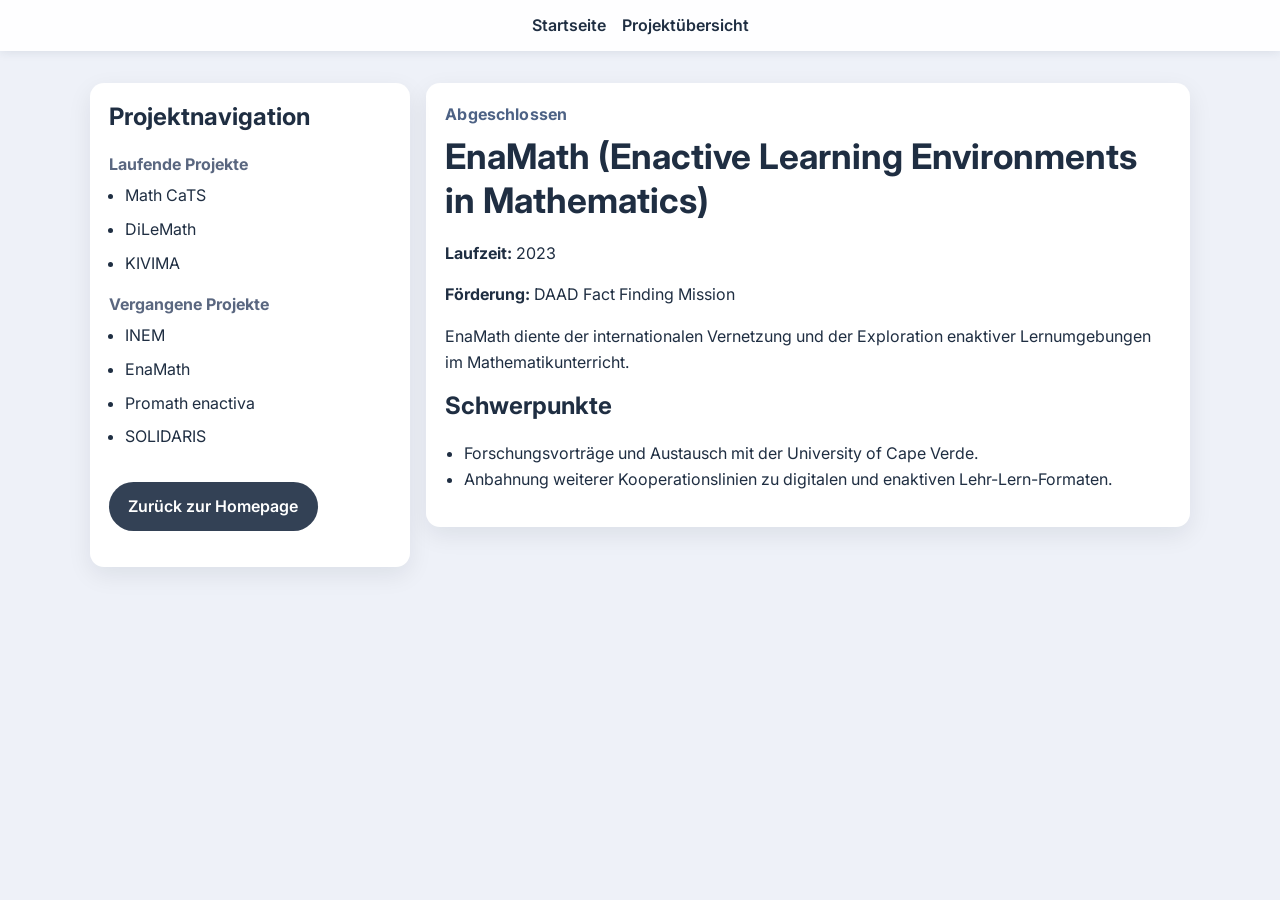
<file: projects/enamath.html>
<!DOCTYPE html>
<html lang="de">
  <head>
    <meta charset="UTF-8" />
    <meta name="viewport" content="width=device-width, initial-scale=1.0" />
    <title>EnaMath (Enactive Learning Environments in Mathematics) | Dr. Valentin Katter</title>
    <link rel="icon" type="image/svg+xml" href="../favicon-zeta.svg" />
    <link rel="preconnect" href="https://fonts.googleapis.com" />
    <link rel="preconnect" href="https://fonts.gstatic.com" crossorigin />
    <link href="https://fonts.googleapis.com/css2?family=Inter:wght@400;600;700&display=swap" rel="stylesheet" />
    <link rel="stylesheet" href="../styles.css" />
  </head>
  <body>
    <header class="site-header">
      <div class="container nav-wrap">
        <nav>
          <ul class="nav-links">
            <li><a href="../index.html">Startseite</a></li>
            <li><a href="../projects.html">Projektübersicht</a></li>
          </ul>
        </nav>
      </div>
    </header>

    <main class="section">
      <div class="container project-layout">
        <aside class="project-sidebar card">
          <h2>Projektnavigation</h2>
          <p class="sidebar-heading">Laufende Projekte</p>
          <ul class="list compact-list">
            <li><a href="math-cats.html">Math CaTS</a></li>
            <li><a href="dilemath.html">DiLeMath</a></li>
            <li><a href="qf-visualisierung.html">KIVIMA</a></li>
          </ul>
          <p class="sidebar-heading">Vergangene Projekte</p>
          <ul class="list compact-list">
            <li><a href="inem.html">INEM</a></li>
            <li><a href="enamath.html">EnaMath</a></li>
            <li><a href="promath-enactiva.html">Promath enactiva</a></li>
            <li><a href="solidaris.html">SOLIDARIS</a></li>
          </ul>
          <p><a class="btn btn-secondary" href="../index.html#projekte">Zurück zur Homepage</a></p>
        </aside>

        <article class="card project-content">
          <p class="tag">Abgeschlossen</p>
          <h1>EnaMath (Enactive Learning Environments in Mathematics)</h1>
          <p><strong>Laufzeit:</strong> 2023</p>
          <p><strong>Förderung:</strong> DAAD Fact Finding Mission</p>
          <p>EnaMath diente der internationalen Vernetzung und der Exploration enaktiver Lernumgebungen im Mathematikunterricht.</p>
          <h2>Schwerpunkte</h2>
          <ul class="list">
            <li>Forschungsvorträge und Austausch mit der University of Cape Verde.</li>
            <li>Anbahnung weiterer Kooperationslinien zu digitalen und enaktiven Lehr-Lern-Formaten.</li>
          </ul>
        </article>
      </div>
    </main>
  </body>
</html>
</file>
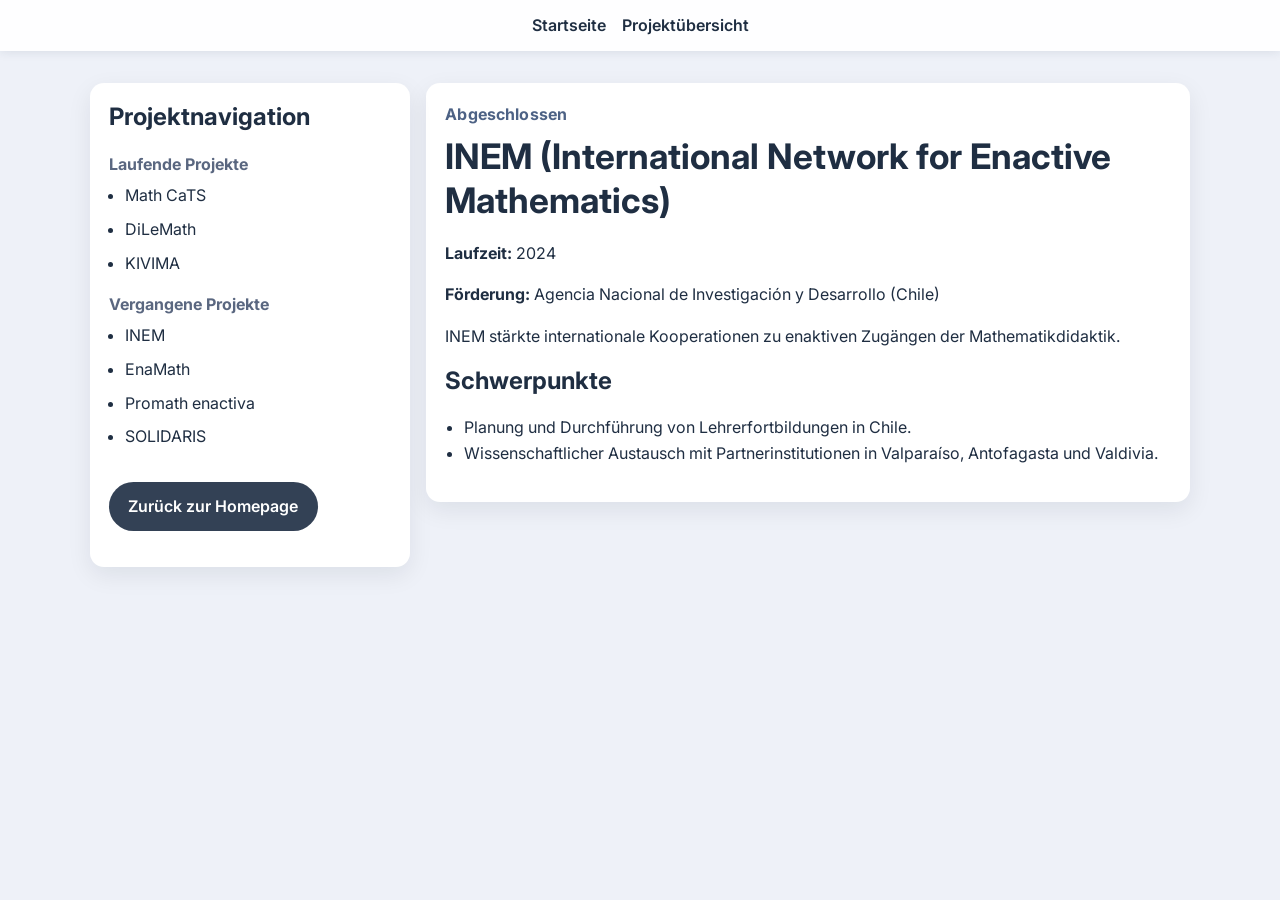
<file: projects/inem.html>
<!DOCTYPE html>
<html lang="de">
  <head>
    <meta charset="UTF-8" />
    <meta name="viewport" content="width=device-width, initial-scale=1.0" />
    <title>INEM (International Network for Enactive Mathematics) | Dr. Valentin Katter</title>
    <link rel="icon" type="image/svg+xml" href="../favicon-zeta.svg" />
    <link rel="preconnect" href="https://fonts.googleapis.com" />
    <link rel="preconnect" href="https://fonts.gstatic.com" crossorigin />
    <link href="https://fonts.googleapis.com/css2?family=Inter:wght@400;600;700&display=swap" rel="stylesheet" />
    <link rel="stylesheet" href="../styles.css" />
  </head>
  <body>
    <header class="site-header">
      <div class="container nav-wrap">
        <nav>
          <ul class="nav-links">
            <li><a href="../index.html">Startseite</a></li>
            <li><a href="../projects.html">Projektübersicht</a></li>
          </ul>
        </nav>
      </div>
    </header>

    <main class="section">
      <div class="container project-layout">
        <aside class="project-sidebar card">
          <h2>Projektnavigation</h2>
          <p class="sidebar-heading">Laufende Projekte</p>
          <ul class="list compact-list">
            <li><a href="math-cats.html">Math CaTS</a></li>
            <li><a href="dilemath.html">DiLeMath</a></li>
            <li><a href="qf-visualisierung.html">KIVIMA</a></li>
          </ul>
          <p class="sidebar-heading">Vergangene Projekte</p>
          <ul class="list compact-list">
            <li><a href="inem.html">INEM</a></li>
            <li><a href="enamath.html">EnaMath</a></li>
            <li><a href="promath-enactiva.html">Promath enactiva</a></li>
            <li><a href="solidaris.html">SOLIDARIS</a></li>
          </ul>
          <p><a class="btn btn-secondary" href="../index.html#projekte">Zurück zur Homepage</a></p>
        </aside>

        <article class="card project-content">
          <p class="tag">Abgeschlossen</p>
          <h1>INEM (International Network for Enactive Mathematics)</h1>
          <p><strong>Laufzeit:</strong> 2024</p>
          <p><strong>Förderung:</strong> Agencia Nacional de Investigación y Desarrollo (Chile)</p>
          <p>INEM stärkte internationale Kooperationen zu enaktiven Zugängen der Mathematikdidaktik.</p>
          <h2>Schwerpunkte</h2>
          <ul class="list">
            <li>Planung und Durchführung von Lehrerfortbildungen in Chile.</li>
            <li>Wissenschaftlicher Austausch mit Partnerinstitutionen in Valparaíso, Antofagasta und Valdivia.</li>
          </ul>
        </article>
      </div>
    </main>
  </body>
</html>
</file>
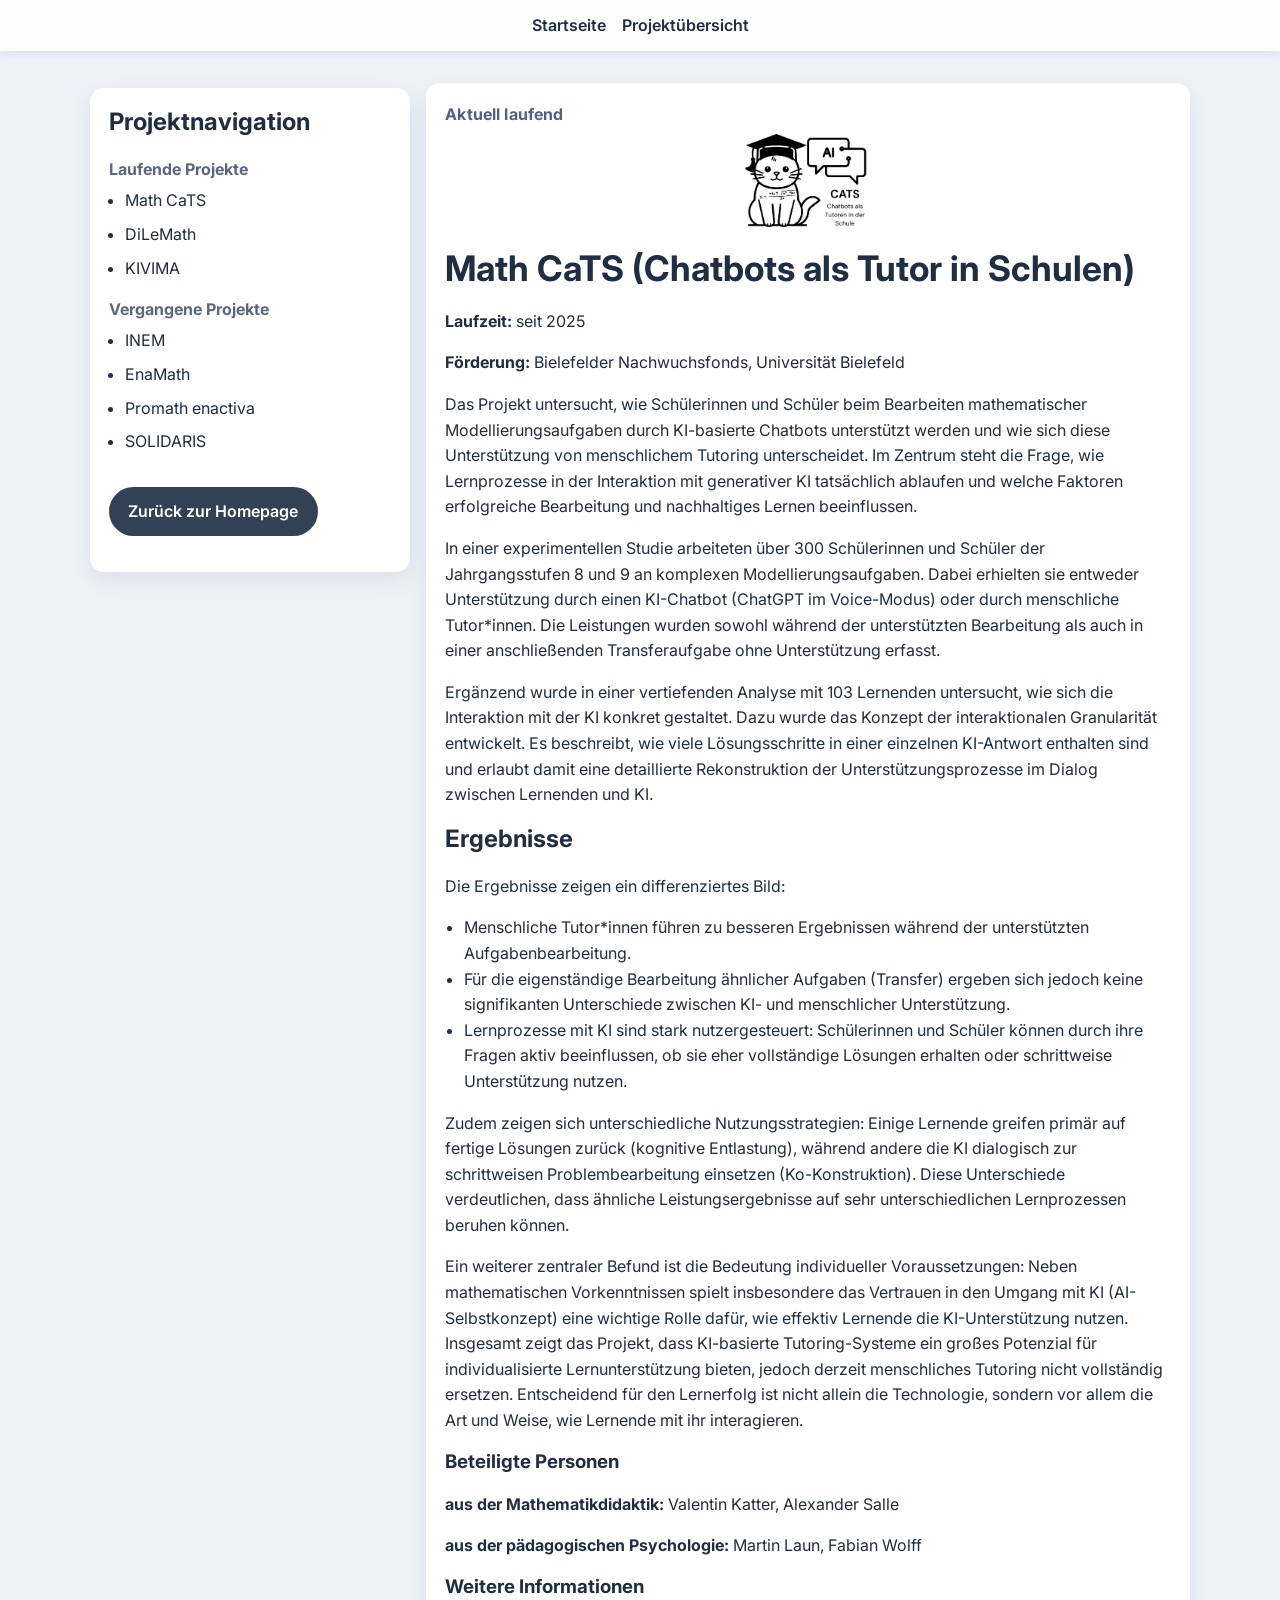
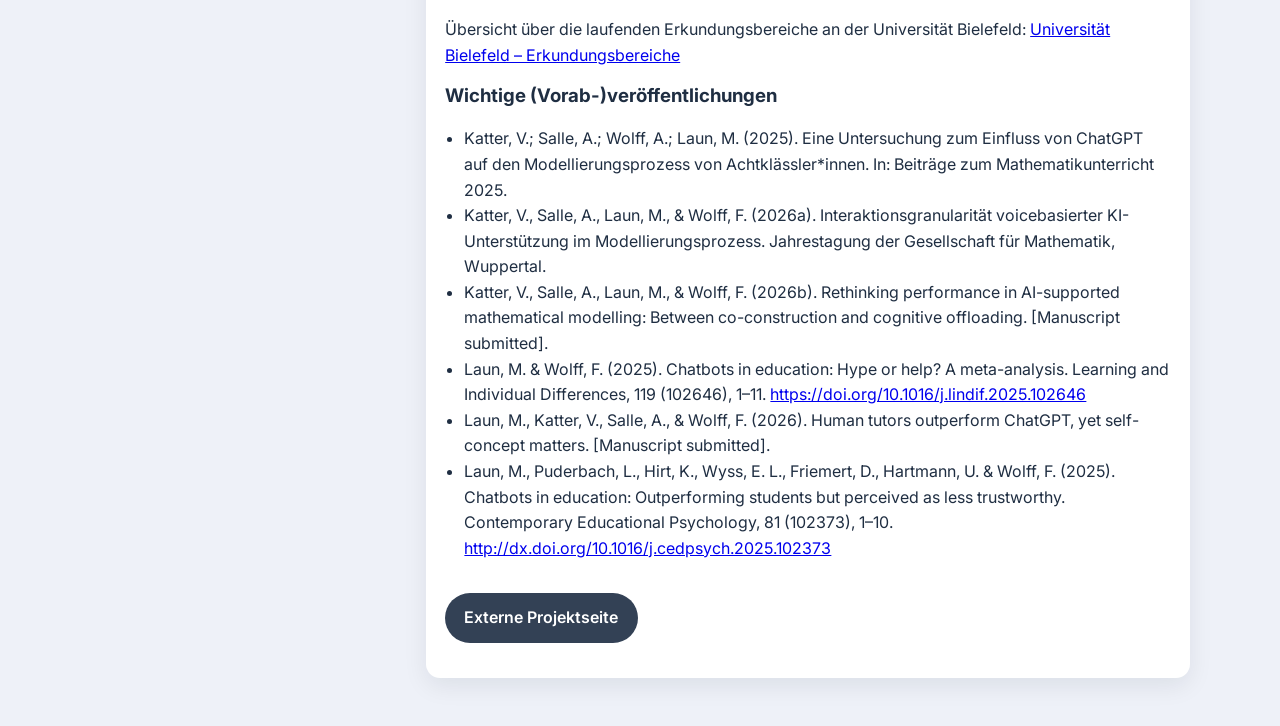
<file: projects/math-cats.html>
<!DOCTYPE html>
<html lang="de">
  <head>
    <meta charset="UTF-8" />
    <meta name="viewport" content="width=device-width, initial-scale=1.0" />
    <title>Math CaTS (Chatbots als Tutor in Schulen) | Dr. Valentin Katter</title>
    <link rel="icon" type="image/svg+xml" href="../favicon-zeta.svg" />
    <link rel="preconnect" href="https://fonts.googleapis.com" />
    <link rel="preconnect" href="https://fonts.gstatic.com" crossorigin />
    <link href="https://fonts.googleapis.com/css2?family=Inter:wght@400;600;700&display=swap" rel="stylesheet" />
    <link rel="stylesheet" href="../styles.css" />
  </head>
  <body>
    <header class="site-header">
      <div class="container nav-wrap">
        <nav>
          <ul class="nav-links">
            <li><a href="../index.html">Startseite</a></li>
            <li><a href="../projects.html">Projektübersicht</a></li>
          </ul>
        </nav>
      </div>
    </header>

    <main class="section">
      <div class="container project-layout">
        <aside class="project-sidebar card">
          <h2>Projektnavigation</h2>
          <p class="sidebar-heading">Laufende Projekte</p>
          <ul class="list compact-list">
            <li><a href="math-cats.html">Math CaTS</a></li>
            <li><a href="dilemath.html">DiLeMath</a></li>
            <li><a href="qf-visualisierung.html">KIVIMA</a></li>
          </ul>
          <p class="sidebar-heading">Vergangene Projekte</p>
          <ul class="list compact-list">
            <li><a href="inem.html">INEM</a></li>
            <li><a href="enamath.html">EnaMath</a></li>
            <li><a href="promath-enactiva.html">Promath enactiva</a></li>
            <li><a href="solidaris.html">SOLIDARIS</a></li>
          </ul>
          <p><a class="btn btn-secondary" href="../index.html#projekte">Zurück zur Homepage</a></p>
        </aside>

        <article class="card project-content">
          <p class="tag">Aktuell laufend</p>
          <img class="project-logo project-logo-large" src="Math_CaTS/CATS_Logo.jpg" alt="Math CaTS Logo" />
          <h1>Math CaTS (Chatbots als Tutor in Schulen)</h1>
          <p><strong>Laufzeit:</strong> seit 2025 </p>
          <p><strong>Förderung:</strong> Bielefelder Nachwuchsfonds, Universität Bielefeld</p>
        
          <p>Das Projekt untersucht, wie Schülerinnen und Schüler beim Bearbeiten mathematischer Modellierungsaufgaben durch KI-basierte Chatbots unterstützt werden und wie sich diese Unterstützung von menschlichem Tutoring unterscheidet. Im Zentrum steht die Frage, wie Lernprozesse in der Interaktion mit generativer KI tatsächlich ablaufen und welche Faktoren erfolgreiche Bearbeitung und nachhaltiges Lernen beeinflussen.</p>
          <p>In einer experimentellen Studie arbeiteten über 300 Schülerinnen und Schüler der Jahrgangsstufen 8 und 9 an komplexen Modellierungsaufgaben. Dabei erhielten sie entweder Unterstützung durch einen KI-Chatbot (ChatGPT im Voice-Modus) oder durch menschliche Tutor*innen. Die Leistungen wurden sowohl während der unterstützten Bearbeitung als auch in einer anschließenden Transferaufgabe ohne Unterstützung erfasst.</p>
          <p>Ergänzend wurde in einer vertiefenden Analyse mit 103 Lernenden untersucht, wie sich die Interaktion mit der KI konkret gestaltet. Dazu wurde das Konzept der interaktionalen Granularität entwickelt. Es beschreibt, wie viele Lösungsschritte in einer einzelnen KI-Antwort enthalten sind und erlaubt damit eine detaillierte Rekonstruktion der Unterstützungsprozesse im Dialog zwischen Lernenden und KI.</p>
          <h2>Ergebnisse</h2>
          <p>Die Ergebnisse zeigen ein differenziertes Bild:</p>
          <ul class="list">
            <li>Menschliche Tutor*innen führen zu besseren Ergebnissen während der unterstützten Aufgabenbearbeitung.</li>
            <li>Für die eigenständige Bearbeitung ähnlicher Aufgaben (Transfer) ergeben sich jedoch keine signifikanten Unterschiede zwischen KI- und menschlicher Unterstützung.</li>
            <li>Lernprozesse mit KI sind stark nutzergesteuert: Schülerinnen und Schüler können durch ihre Fragen aktiv beeinflussen, ob sie eher vollständige Lösungen erhalten oder schrittweise Unterstützung nutzen.</li>
          </ul>
          <p>Zudem zeigen sich unterschiedliche Nutzungsstrategien: Einige Lernende greifen primär auf fertige Lösungen zurück (kognitive Entlastung), während andere die KI dialogisch zur schrittweisen Problembearbeitung einsetzen (Ko-Konstruktion). Diese Unterschiede verdeutlichen, dass ähnliche Leistungsergebnisse auf sehr unterschiedlichen Lernprozessen beruhen können.</p>
          <p>Ein weiterer zentraler Befund ist die Bedeutung individueller Voraussetzungen: Neben mathematischen Vorkenntnissen spielt insbesondere das Vertrauen in den Umgang mit KI (AI-Selbstkonzept) eine wichtige Rolle dafür, wie effektiv Lernende die KI-Unterstützung nutzen. Insgesamt zeigt das Projekt, dass KI-basierte Tutoring-Systeme ein großes Potenzial für individualisierte Lernunterstützung bieten, jedoch derzeit menschliches Tutoring nicht vollständig ersetzen. Entscheidend für den Lernerfolg ist nicht allein die Technologie, sondern vor allem die Art und Weise, wie Lernende mit ihr interagieren.</p>
           <h3>Beteiligte Personen</h3>
          <p><strong> aus der Mathematikdidaktik:</strong> Valentin Katter, Alexander Salle</p>
          <p><strong>aus der pädagogischen Psychologie:</strong> Martin Laun, Fabian Wolff</p>
          <h3>Weitere Informationen</h3>
          <p>Übersicht über die laufenden Erkundungsbereiche an der Universität Bielefeld: <a href="https://www.uni-bielefeld.de/intern/profilbildung/erkundungsbereiche/#comp_000067eb48ab_0000007653_309d" target="_blank" rel="noopener noreferrer">Universität Bielefeld – Erkundungsbereiche</a></p>
         
          <h3>Wichtige (Vorab-)veröffentlichungen</h3>
          
          <ul class="list">
            <li>Katter, V.; Salle, A.; Wolff, A.; Laun, M. (2025). Eine Untersuchung zum Einfluss von ChatGPT auf den Modellierungsprozess von Achtklässler*innen. In: Beiträge zum Mathematikunterricht 2025.</li>
            <li>Katter, V., Salle, A., Laun, M., &amp; Wolff, F. (2026a). Interaktionsgranularität voicebasierter KI-Unterstützung im Modellierungsprozess. Jahrestagung der Gesellschaft für Mathematik, Wuppertal.</li>
            <li>Katter, V., Salle, A., Laun, M., &amp; Wolff, F. (2026b). Rethinking performance in AI-supported mathematical modelling: Between co-construction and cognitive offloading. [Manuscript submitted].</li>
            <li>Laun, M. &amp; Wolff, F. (2025). Chatbots in education: Hype or help? A meta-analysis. Learning and Individual Differences, 119 (102646), 1–11. <a href="https://doi.org/10.1016/j.lindif.2025.102646" target="_blank" rel="noopener noreferrer">https://doi.org/10.1016/j.lindif.2025.102646</a></li>
            <li>Laun, M., Katter, V., Salle, A., &amp; Wolff, F. (2026). Human tutors outperform ChatGPT, yet self-concept matters. [Manuscript submitted].</li>
            <li>Laun, M., Puderbach, L., Hirt, K., Wyss, E. L., Friemert, D., Hartmann, U. &amp; Wolff, F. (2025). Chatbots in education: Outperforming students but perceived as less trustworthy. Contemporary Educational Psychology, 81 (102373), 1–10. <a href="http://dx.doi.org/10.1016/j.cedpsych.2025.102373" target="_blank" rel="noopener noreferrer">http://dx.doi.org/10.1016/j.cedpsych.2025.102373</a></li>
          </ul>
           <p><a class="btn btn-secondary" href="https://www.uni-bielefeld.de/fakultaeten/psychologie/abteilung/arbeitseinheiten/16/projekte/laufende/cats/" target="_blank" rel="noopener noreferrer">Externe Projektseite</a></p>
        </article>
      </div>
    </main>
  </body>
</html>
</file>
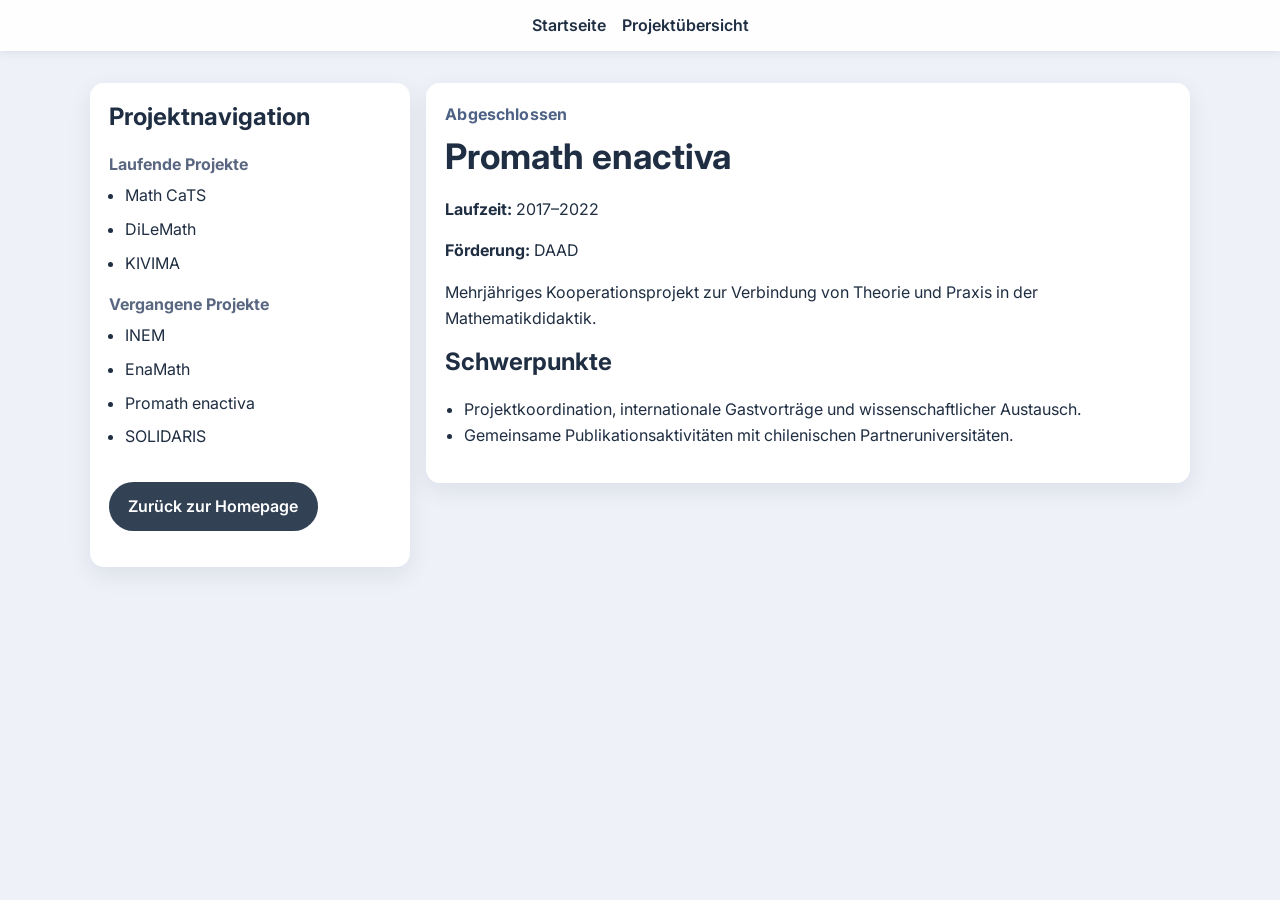
<file: projects/promath-enactiva.html>
<!DOCTYPE html>
<html lang="de">
  <head>
    <meta charset="UTF-8" />
    <meta name="viewport" content="width=device-width, initial-scale=1.0" />
    <title>Promath enactiva | Dr. Valentin Katter</title>
    <link rel="icon" type="image/svg+xml" href="../favicon-zeta.svg" />
    <link rel="preconnect" href="https://fonts.googleapis.com" />
    <link rel="preconnect" href="https://fonts.gstatic.com" crossorigin />
    <link href="https://fonts.googleapis.com/css2?family=Inter:wght@400;600;700&display=swap" rel="stylesheet" />
    <link rel="stylesheet" href="../styles.css" />
  </head>
  <body>
    <header class="site-header">
      <div class="container nav-wrap">
        <nav>
          <ul class="nav-links">
            <li><a href="../index.html">Startseite</a></li>
            <li><a href="../projects.html">Projektübersicht</a></li>
          </ul>
        </nav>
      </div>
    </header>

    <main class="section">
      <div class="container project-layout">
        <aside class="project-sidebar card">
          <h2>Projektnavigation</h2>
          <p class="sidebar-heading">Laufende Projekte</p>
          <ul class="list compact-list">
            <li><a href="math-cats.html">Math CaTS</a></li>
            <li><a href="dilemath.html">DiLeMath</a></li>
            <li><a href="qf-visualisierung.html">KIVIMA</a></li>
          </ul>
          <p class="sidebar-heading">Vergangene Projekte</p>
          <ul class="list compact-list">
            <li><a href="inem.html">INEM</a></li>
            <li><a href="enamath.html">EnaMath</a></li>
            <li><a href="promath-enactiva.html">Promath enactiva</a></li>
            <li><a href="solidaris.html">SOLIDARIS</a></li>
          </ul>
          <p><a class="btn btn-secondary" href="../index.html#projekte">Zurück zur Homepage</a></p>
        </aside>

        <article class="card project-content">
          <p class="tag">Abgeschlossen</p>
          <h1>Promath enactiva</h1>
          <p><strong>Laufzeit:</strong> 2017–2022</p>
          <p><strong>Förderung:</strong> DAAD</p>
          <p>Mehrjähriges Kooperationsprojekt zur Verbindung von Theorie und Praxis in der Mathematikdidaktik.</p>
          <h2>Schwerpunkte</h2>
          <ul class="list">
            <li>Projektkoordination, internationale Gastvorträge und wissenschaftlicher Austausch.</li>
            <li>Gemeinsame Publikationsaktivitäten mit chilenischen Partneruniversitäten.</li>
          </ul>
        </article>
      </div>
    </main>
  </body>
</html>
</file>
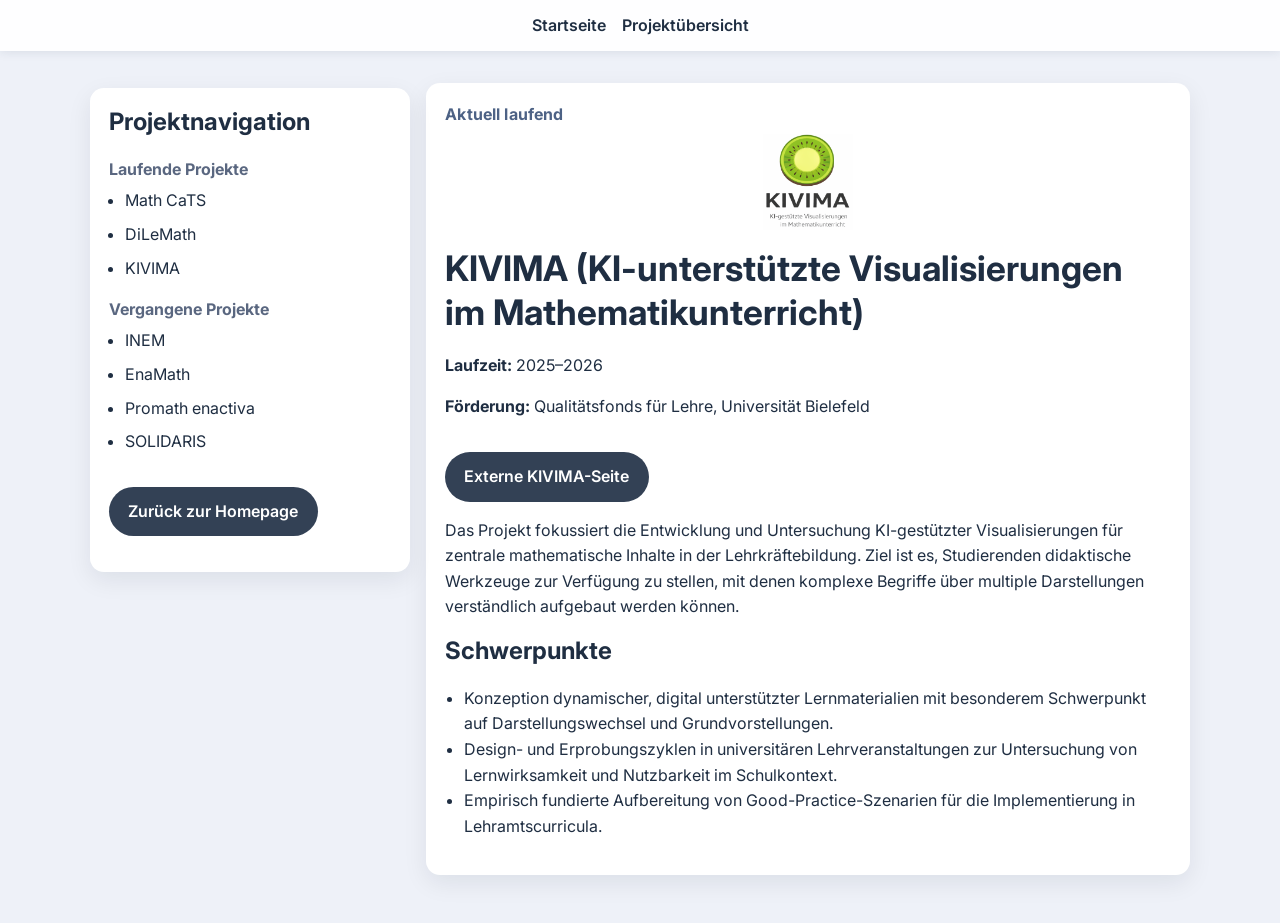
<file: projects/qf-visualisierung.html>
<!DOCTYPE html>
<html lang="de">
  <head>
    <meta charset="UTF-8" />
    <meta name="viewport" content="width=device-width, initial-scale=1.0" />
    <title>KIVIMA (KI-unterstützte Visualisierungen im Mathematikunterricht) | Dr. Valentin Katter</title>
    <link rel="icon" type="image/svg+xml" href="../favicon-zeta.svg" />
    <link rel="preconnect" href="https://fonts.googleapis.com" />
    <link rel="preconnect" href="https://fonts.gstatic.com" crossorigin />
    <link href="https://fonts.googleapis.com/css2?family=Inter:wght@400;600;700&display=swap" rel="stylesheet" />
    <link rel="stylesheet" href="../styles.css" />
  </head>
  <body>
    <header class="site-header">
      <div class="container nav-wrap">
        <nav>
          <ul class="nav-links">
            <li><a href="../index.html">Startseite</a></li>
            <li><a href="../projects.html">Projektübersicht</a></li>
          </ul>
        </nav>
      </div>
    </header>

    <main class="section">
      <div class="container project-layout">
        <aside class="project-sidebar card">
          <h2>Projektnavigation</h2>
          <p class="sidebar-heading">Laufende Projekte</p>
          <ul class="list compact-list">
            <li><a href="math-cats.html">Math CaTS</a></li>
            <li><a href="dilemath.html">DiLeMath</a></li>
            <li><a href="qf-visualisierung.html">KIVIMA</a></li>
          </ul>
          <p class="sidebar-heading">Vergangene Projekte</p>
          <ul class="list compact-list">
            <li><a href="inem.html">INEM</a></li>
            <li><a href="enamath.html">EnaMath</a></li>
            <li><a href="promath-enactiva.html">Promath enactiva</a></li>
            <li><a href="solidaris.html">SOLIDARIS</a></li>
          </ul>
          <p><a class="btn btn-secondary" href="../index.html#projekte">Zurück zur Homepage</a></p>
        </aside>

        <article class="card project-content">
          <p class="tag">Aktuell laufend</p>
          <img class="project-logo project-logo-large kivima-logo" src="../KIVIMA-Logo_new.png" alt="KIVIMA Logo" />
          <h1>KIVIMA (<strong>KI</strong>-unterstützte <strong>Vi</strong>sualisierungen im <strong>Ma</strong>thematikunterricht)</h1>
          <p><strong>Laufzeit:</strong> 2025–2026</p>
          <p><strong>Förderung:</strong> Qualitätsfonds für Lehre, Universität Bielefeld</p>
          <p><a class="btn btn-secondary" href="https://trompetenmann-arch.github.io/KIVIMA/" target="_blank" rel="noopener noreferrer">Externe KIVIMA-Seite</a></p>
          <p>Das Projekt fokussiert die Entwicklung und Untersuchung KI-gestützter Visualisierungen für zentrale mathematische Inhalte in der Lehrkräftebildung. Ziel ist es, Studierenden didaktische Werkzeuge zur Verfügung zu stellen, mit denen komplexe Begriffe über multiple Darstellungen verständlich aufgebaut werden können.</p>
          <h2>Schwerpunkte</h2>
          <ul class="list">
            <li>Konzeption dynamischer, digital unterstützter Lernmaterialien mit besonderem Schwerpunkt auf Darstellungswechsel und Grundvorstellungen.</li>
            <li>Design- und Erprobungszyklen in universitären Lehrveranstaltungen zur Untersuchung von Lernwirksamkeit und Nutzbarkeit im Schulkontext.</li>
            <li>Empirisch fundierte Aufbereitung von Good-Practice-Szenarien für die Implementierung in Lehramtscurricula.</li>
          </ul>
        </article>
      </div>
    </main>
  </body>
</html>
</file>
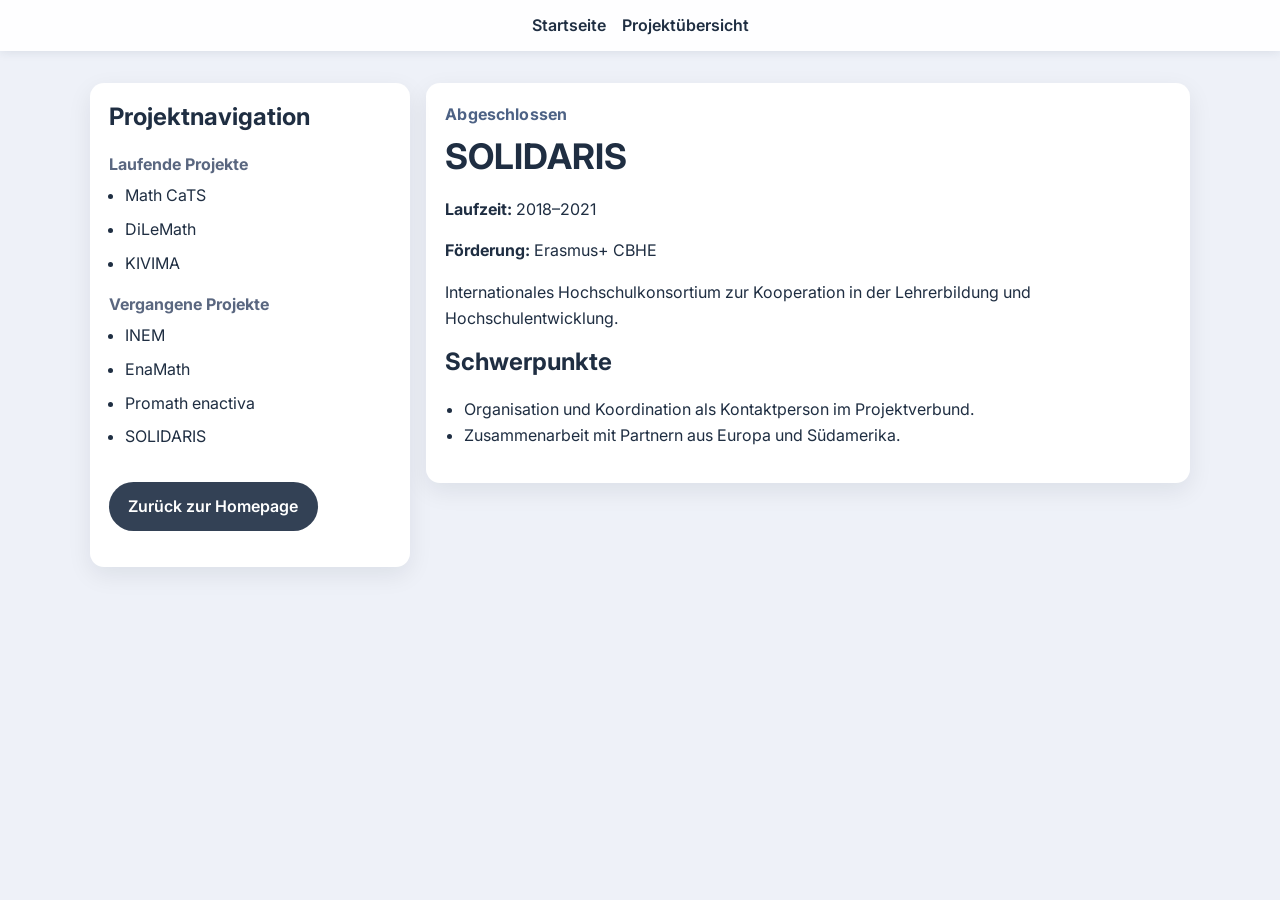
<file: projects/solidaris.html>
<!DOCTYPE html>
<html lang="de">
  <head>
    <meta charset="UTF-8" />
    <meta name="viewport" content="width=device-width, initial-scale=1.0" />
    <title>SOLIDARIS | Dr. Valentin Katter</title>
    <link rel="icon" type="image/svg+xml" href="../favicon-zeta.svg" />
    <link rel="preconnect" href="https://fonts.googleapis.com" />
    <link rel="preconnect" href="https://fonts.gstatic.com" crossorigin />
    <link href="https://fonts.googleapis.com/css2?family=Inter:wght@400;600;700&display=swap" rel="stylesheet" />
    <link rel="stylesheet" href="../styles.css" />
  </head>
  <body>
    <header class="site-header">
      <div class="container nav-wrap">
        <nav>
          <ul class="nav-links">
            <li><a href="../index.html">Startseite</a></li>
            <li><a href="../projects.html">Projektübersicht</a></li>
          </ul>
        </nav>
      </div>
    </header>

    <main class="section">
      <div class="container project-layout">
        <aside class="project-sidebar card">
          <h2>Projektnavigation</h2>
          <p class="sidebar-heading">Laufende Projekte</p>
          <ul class="list compact-list">
            <li><a href="math-cats.html">Math CaTS</a></li>
            <li><a href="dilemath.html">DiLeMath</a></li>
            <li><a href="qf-visualisierung.html">KIVIMA</a></li>
          </ul>
          <p class="sidebar-heading">Vergangene Projekte</p>
          <ul class="list compact-list">
            <li><a href="inem.html">INEM</a></li>
            <li><a href="enamath.html">EnaMath</a></li>
            <li><a href="promath-enactiva.html">Promath enactiva</a></li>
            <li><a href="solidaris.html">SOLIDARIS</a></li>
          </ul>
          <p><a class="btn btn-secondary" href="../index.html#projekte">Zurück zur Homepage</a></p>
        </aside>

        <article class="card project-content">
          <p class="tag">Abgeschlossen</p>
          <h1>SOLIDARIS</h1>
          <p><strong>Laufzeit:</strong> 2018–2021</p>
          <p><strong>Förderung:</strong> Erasmus+ CBHE</p>
          <p>Internationales Hochschulkonsortium zur Kooperation in der Lehrerbildung und Hochschulentwicklung.</p>
          <h2>Schwerpunkte</h2>
          <ul class="list">
            <li>Organisation und Koordination als Kontaktperson im Projektverbund.</li>
            <li>Zusammenarbeit mit Partnern aus Europa und Südamerika.</li>
          </ul>
        </article>
      </div>
    </main>
  </body>
</html>
</file>
<file: styles.css>
:root {
  --bg: #eef1f8;
  --text: #1f2e42;
  --primary: #4d6285;
  --card: #ffffff;
  --muted: #5a6780;
  --header-offset: 4.5rem;
}

* {
  box-sizing: border-box;
}

html {
  scroll-padding-top: var(--header-offset);
}

body {
  margin: 0;
  font-family: "Inter", system-ui, -apple-system, BlinkMacSystemFont, "Segoe UI", sans-serif;
  line-height: 1.6;
  color: var(--text);
  background: var(--bg);
}

.container {
  width: min(1100px, 92%);
  margin: 0 auto;
}

.site-header {
  position: sticky;
  top: 0;
  background: rgba(255, 255, 255, 0.92);
  backdrop-filter: blur(4px);
  box-shadow: 0 1px 10px rgba(34, 48, 72, 0.1);
  z-index: 10;
}

.nav-wrap {
  display: flex;
  justify-content: center;
  align-items: center;
  padding: 0.8rem 0;
}

.nav-links {
  list-style: none;
  display: flex;
  gap: 1rem;
  margin: 0;
  padding: 0;
  justify-content: center;
}

.nav-links a {
  text-decoration: none;
  color: var(--text);
  font-weight: 600;
}

.hero {
  padding: 3.5rem 0 3rem;
  background: linear-gradient(145deg, #d9d9e8 0%, #e5e9f3 55%, #f2f4f8 100%);
}

.hero-intro {
  max-width: 820px;
  margin: 0 auto;
  text-align: center;
}

.tag {
  color: var(--primary);
  font-weight: 700;
  margin: 0 0 0.35rem;
  letter-spacing: 0.01em;
}

h1,
h2,
h3,
h4 {
  line-height: 1.25;
  margin-top: 0;
}

h1 {
  font-size: clamp(2rem, 4vw, 3rem);
  margin-bottom: 1.2rem;
}

.hero-card,
.card,
.member {
  background: var(--card);
  border-radius: 14px;
  padding: 1.2rem;
  box-shadow: 0 8px 24px rgba(15, 23, 42, 0.08);
}

.hero-card ul {
  margin: 0;
  padding-left: 1.2rem;
}

.portrait {
  width: 210px;
  height: 210px;
  border-radius: 50%;
  object-fit: cover;
  object-position: center 12%;
  border: 5px solid #f3f5fb;
  display: block;
  margin: 0 auto 1.25rem;
  box-shadow: 0 10px 25px rgba(38, 52, 77, 0.16);
}

.social-links {
  display: flex;
  justify-content: center;
  flex-wrap: wrap;
  gap: 0.55rem;
  margin: 0.4rem 0 1.35rem;
}

.social-btn {
  display: inline-flex;
  align-items: center;
  justify-content: center;
  width: 46px;
  height: 46px;
  padding: 0.35rem;
  border-radius: 12px;
  border: 1px solid #c4cede;
  background: rgba(255, 255, 255, 0.8);
  text-decoration: none;
  transition: all 0.2s ease;
}

.social-btn:hover {
  background: #ffffff;
  border-color: #94a7c4;
  transform: translateY(-1px);
}

.social-icon {
  width: 100%;
  height: 100%;
  object-fit: contain;
}

.hero-text {
  max-width: 780px;
  margin: 0 auto;
  text-align: left;
  font-size: 1.16rem;
  line-height: 1.75;
}

.hero-text p {
  margin: 0 0 1rem;
}

.btn {
  display: inline-block;
  margin-top: 1rem;
  text-decoration: none;
  background: var(--primary);
  color: white;
  font-weight: 600;
  padding: 0.75rem 1.2rem;
  border-radius: 999px;
}

.btn-secondary {
  background: #334155;
}

.section {
  padding: 2rem 0 3rem;
}

.table-wrap {
  overflow-x: auto;
}

.cv-table {
  width: 100%;
  border-collapse: collapse;
  background: var(--card);
  border-radius: 14px;
  overflow: hidden;
  box-shadow: 0 8px 24px rgba(15, 23, 42, 0.08);
}

.cv-table th,
.cv-table td {
  text-align: left;
  padding: 0.9rem 1rem;
  border-bottom: 1px solid #e5e7eb;
  vertical-align: top;
}

.cv-table th {
  background: #d3dbe8;
}

.cv-table tbody tr:last-child td {
  border-bottom: none;
}

.alt {
  background: #e8edf6;
}

.card-grid,
.team-grid {
  display: grid;
  grid-template-columns: repeat(3, minmax(0, 1fr));
  gap: 1rem;
}

.detail-card {
  margin-bottom: 1rem;
}

.project-logo {
  display: block;
  width: min(100%, 180px);
  height: 96px;
  object-fit: contain;
  border-radius: 10px;
  background: #fff;
  margin: 0 auto 0.75rem;
}

.project-logo-large {
  width: min(100%, 280px);
  max-height: 130px;
  margin-bottom: 1rem;
}


.kivima-logo {
  width: min(100%, 270px);
  max-height: 135px;
}

.project-logo-large.kivima-logo {
  width: min(100%, 420px);
  max-height: 195px;
}

.section-subtitle {
  margin-top: 2rem;
}

.list {
  padding-left: 1.2rem;
}

.publication-list li {
  margin-bottom: 0.55rem;
}

.teaching-overview-list li {
  margin-bottom: 0.48rem;
  font-size: 0.94rem;
  line-height: 1.45;
}

.current-teaching-list li {
  margin-bottom: 0.62rem;
}

.current-teaching-list a {
  color: var(--text);
  text-decoration: none;
  border-bottom: 1px solid #b8c3d7;
  padding-bottom: 1px;
}

.current-teaching-list a:hover {
  color: var(--primary);
  border-bottom-color: var(--primary);
}

.ekvv-overview-link {
  margin: 0.35rem 0 0.7rem;
  font-size: 0.95rem;
}

.ekvv-overview-link a {
  color: var(--primary);
  text-decoration: none;
  border-bottom: 1px solid rgba(77, 98, 133, 0.45);
}

.ekvv-overview-link a:hover {
  border-bottom-color: var(--primary);
}

.project-title {
  min-height: 2.4em;
}

.site-footer {
  background: #111827;
  color: #e5e7eb;
  text-align: center;
  padding: 1.2rem 0;
}

@media (max-width: 900px) {
  .card-grid,
  .team-grid,
  .project-layout {
    grid-template-columns: 1fr;
  }

  .nav-links {
    flex-wrap: wrap;
    justify-content: center;
    gap: 0.55rem 0.9rem;
    font-size: 0.95rem;
  }
}

@media (max-width: 640px) {
  html {
    scroll-padding-top: 6.25rem;
  }

  :root {
    --header-offset: 6.25rem;
  }

  .nav-wrap {
    padding: 0.6rem 0;
  }

  .nav-links {
    font-size: 0.88rem;
    gap: 0.45rem 0.7rem;
  }

  .cv-table th,
  .cv-table td {
    padding: 0.7rem 0.75rem;
    font-size: 0.92rem;
  }

  .portrait {
    width: 180px;
    height: 180px;
  }

  .hero-text {
    font-size: 1.05rem;
  }
}


.project-layout {
  display: grid;
  grid-template-columns: 320px 1fr;
  gap: 1rem;
  align-items: start;
}

.project-sidebar {
  position: sticky;
  top: 5.5rem;
}

.compact-list {
  margin: 0;
  padding-left: 1rem;
}

.sidebar-heading {
  margin: 1rem 0 0.35rem;
  font-weight: 700;
  color: var(--muted);
}

.compact-list li {
  margin-bottom: 0.5rem;
}

.compact-list a {
  color: var(--text);
  text-decoration: none;
}

.compact-list a:hover {
  text-decoration: underline;
}

.project-content h1 {
  font-size: clamp(1.6rem, 3vw, 2.2rem);
}

@media (max-width: 900px) {
  .project-layout {
    grid-template-columns: 1fr;
  }

  .project-sidebar {
    position: static;
  }
}
</file>
